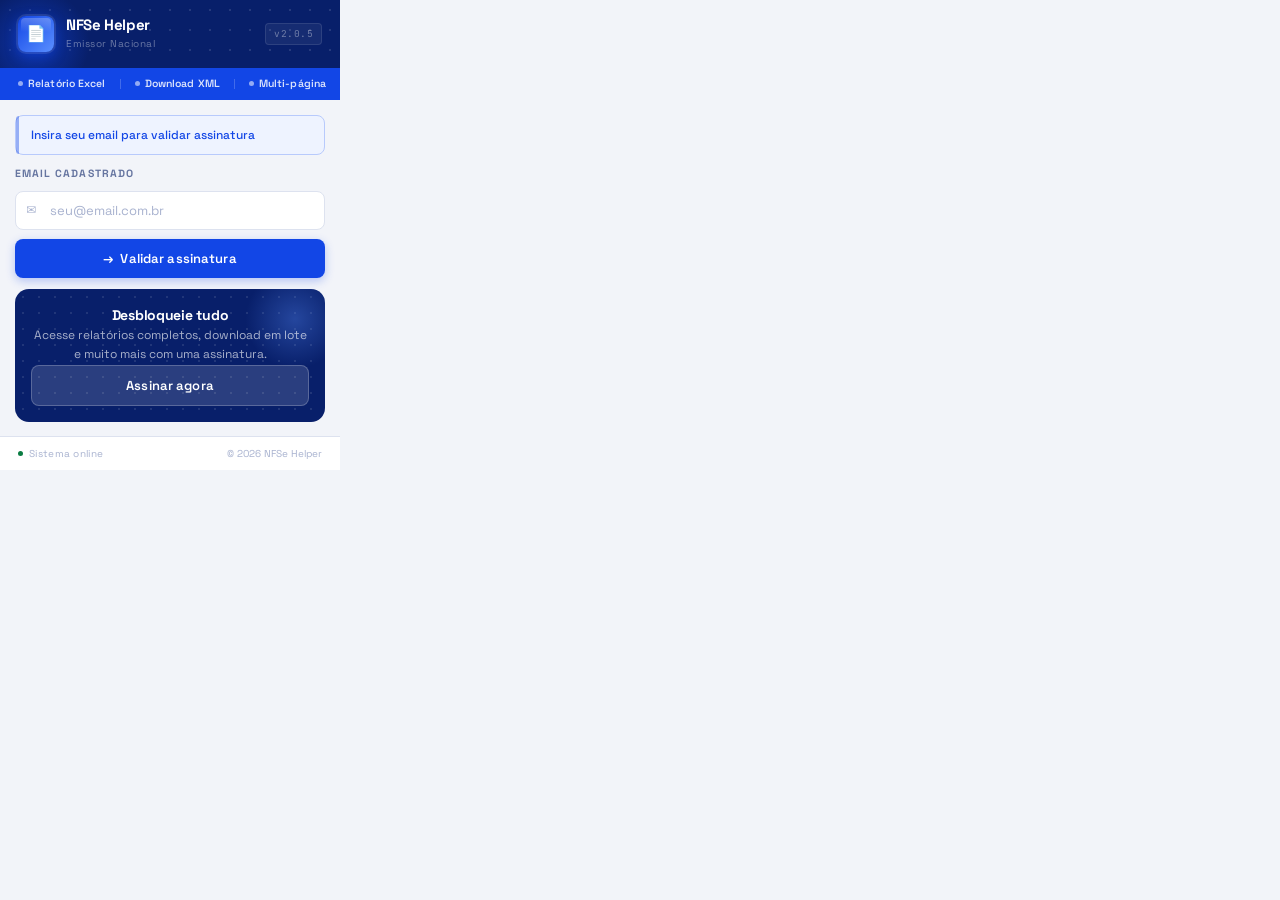
<file: extension/2.0.5_0/popup.html>
<!DOCTYPE html>
<html lang="pt-BR">
<head>
    <meta charset="UTF-8">
    <meta name="viewport" content="width=device-width, initial-scale=1.0">
    <title>NFSe Helper</title>
    <link rel="preconnect" href="https://fonts.googleapis.com">
    <link rel="preconnect" href="https://fonts.gstatic.com" crossorigin>
    <link href="https://fonts.googleapis.com/css2?family=Space+Grotesk:wght@400;500;600;700&family=JetBrains+Mono:wght@400;500&display=swap" rel="stylesheet">
    <link rel="stylesheet" href="popup.css">
</head>
<body>

    <!-- Offline banner -->
    <div id="connection-status" class="offline-banner" style="display:none;">
        <span class="offline-dot"></span>
        Sem conexão com a internet
    </div>

    <div class="popup">

        <!-- Header -->
        <header class="header">
            <div class="header-brand">
                <div class="brand-icon">📄</div>
                <div>
                    <div class="brand-name">NFSe Helper</div>
                    <div class="brand-sub">Emissor Nacional</div>
                </div>
            </div>
            <div class="header-version">v2.0.5</div>
        </header>

        <!-- Features strip -->
        <div class="features-strip">
            <div class="feature-pill">
                <span class="feature-pill-dot"></span>
                Relatório Excel
            </div>
            <div class="feature-sep"></div>
            <div class="feature-pill">
                <span class="feature-pill-dot"></span>
                Download XML
            </div>
            <div class="feature-sep"></div>
            <div class="feature-pill">
                <span class="feature-pill-dot"></span>
                Multi-página
            </div>
        </div>

        <!-- Body -->
        <main class="body">

            <!-- Alert / Status -->
            <div id="status-message" class="alert alert--info">
                Insira seu email para validar a assinatura
            </div>

            <!-- ── Estado: não validado ── -->
            <div id="input-area" class="section">
                <label class="field-label" for="license-key">Email cadastrado</label>
                <div class="field-wrap">
                    <span class="field-icon">✉</span>
                    <input
                        type="email"
                        id="license-key"
                        class="field-input"
                        placeholder="seu@email.com.br"
                        autocomplete="email"
                        spellcheck="false"
                        aria-label="Email para validação"
                    >
                </div>
                <button id="validate-btn" class="btn btn--primary">
                    <span>→</span>
                    Validar assinatura
                </button>
            </div>

            <!-- ── Estado: validado ── -->
            <div id="info-area" class="section" style="display:none;">

                <!-- Stats strip -->
                <div class="stats-strip">
                    <div class="stat-card">
                        <div class="stat-label">Notas</div>
                        <div class="stat-value stat-value--brand" id="stat-notes">—</div>
                    </div>
                    <div class="stat-card">
                        <div class="stat-label">Plano</div>
                        <div class="stat-value" id="stat-plan" style="font-size:11px; padding-top:3px;">—</div>
                    </div>
                    <div class="stat-card">
                        <div class="stat-label">Status</div>
                        <div class="stat-value stat-value--green" id="stat-status">—</div>
                    </div>
                </div>

                <div class="card">
                    <div class="card-row">
                        <span class="card-label">Nome</span>
                        <span id="info-name" class="card-value">—</span>
                    </div>
                    <div class="card-row">
                        <span class="card-label">Status</span>
                        <span id="info-status" class="card-value">—</span>
                    </div>
                    <div class="card-row">
                        <span class="card-label">Plano</span>
                        <span id="info-plan" class="card-value">—</span>
                    </div>
                    <div class="card-row">
                        <span class="card-label">Próxima cobrança</span>
                        <span id="info-expiration" class="card-value card-value--mono">—</span>
                    </div>
                    <div id="team-info" class="card-row" style="display:none;">
                        <span class="card-label">Equipe</span>
                        <span id="info-team-usage" class="card-value">—</span>
                    </div>
                </div>

                <div class="action-stack">
                    <button id="manage-team-btn" class="btn btn--ghost" style="display:none;">
                        Gerenciar equipe
                    </button>
                    <button id="clear-btn" class="btn btn--danger">
                        Remover licença
                    </button>
                </div>

            </div>

            <!-- ── CTA: adquirir ── -->
            <div id="request-license-area" class="cta-card">
                <div class="cta-title">Desbloqueie tudo</div>
                <p class="cta-text">
                    Acesse relatórios completos, download em lote e muito mais com uma assinatura.
                </p>
                <button id="buy-license-btn" class="btn btn--success">
                    Assinar agora
                </button>
            </div>

        </main>

        <!-- Footer -->
        <footer class="footer">
            <div class="footer-left">
                <span class="footer-indicator"></span>
                <span>Sistema online</span>
            </div>
            <div class="footer-right">© 2026 NFSe Helper</div>
        </footer>

    </div>

    <script src="config.js"></script>
    <script src="utils.js"></script>
    <script src="state-manager.js"></script>
    <script src="api-client.js"></script>
    <script src="popup-improved.js"></script>
</body>
</html>
</file>
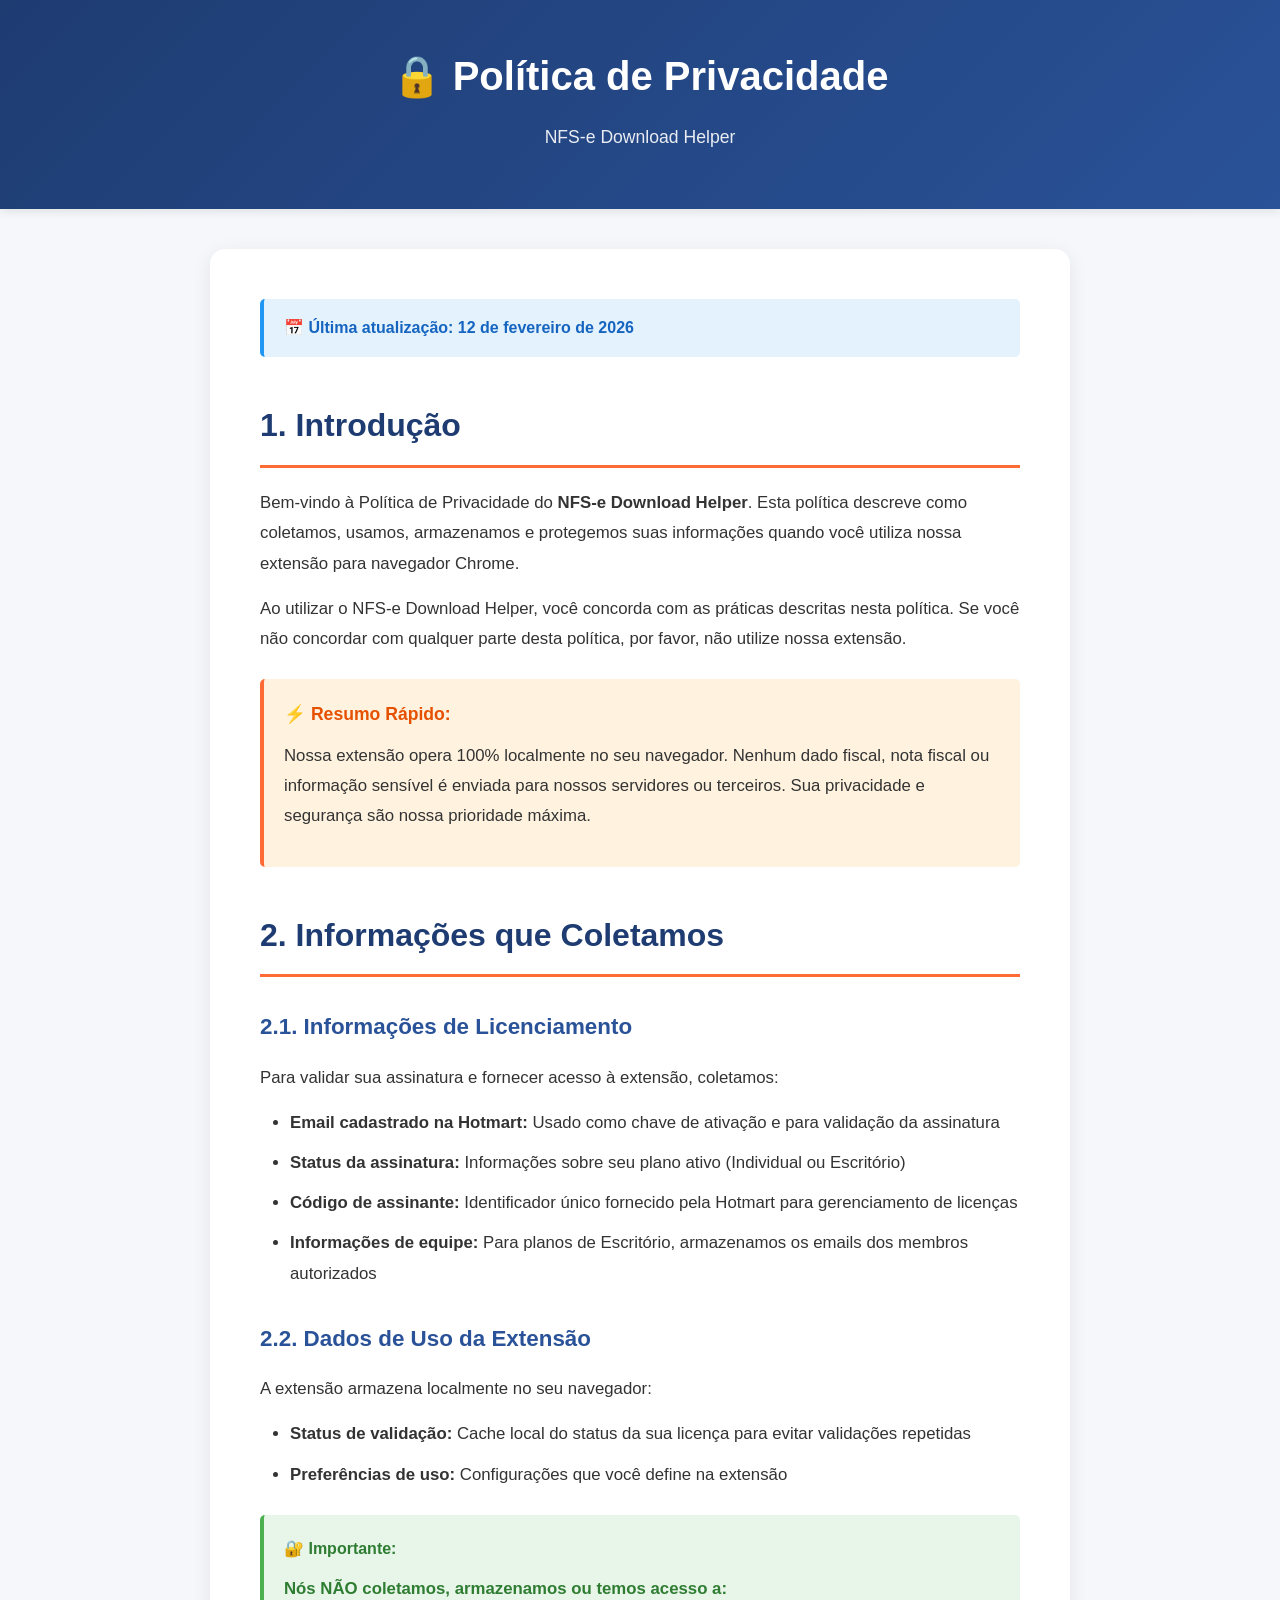
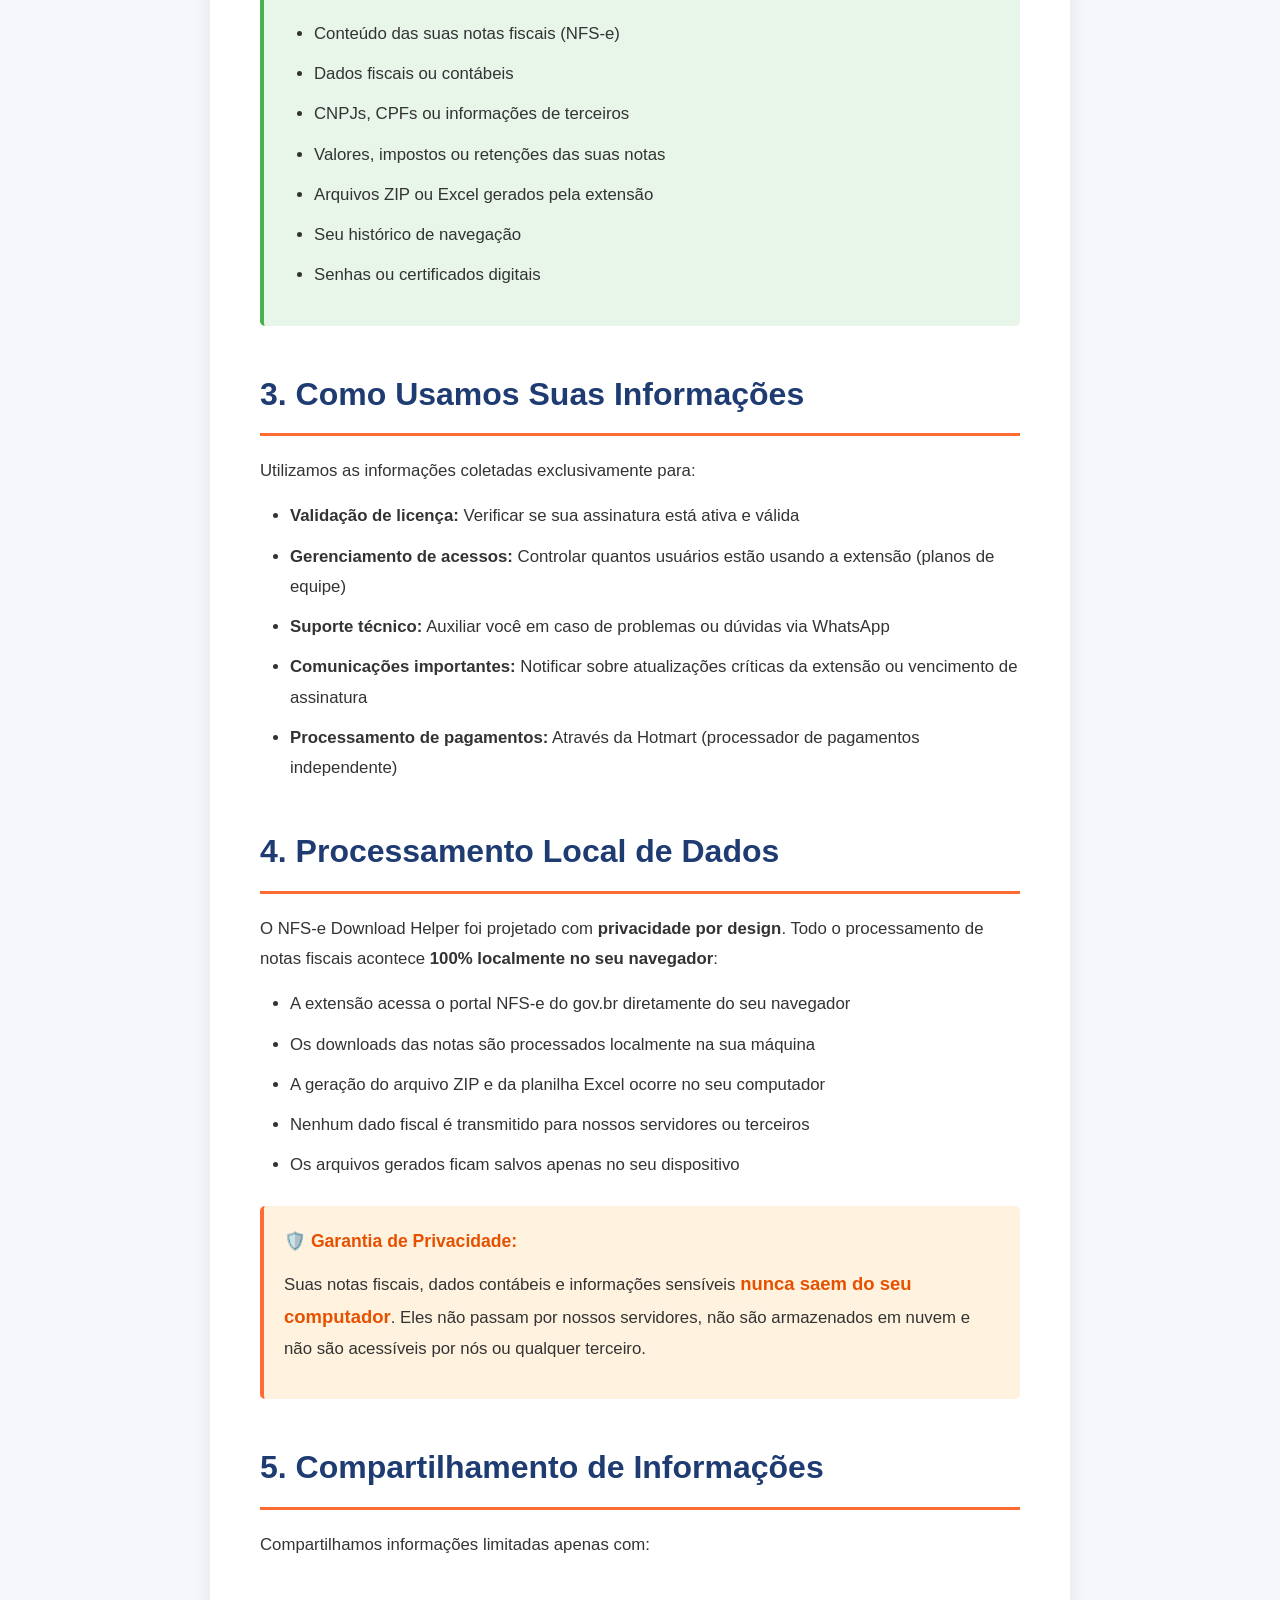
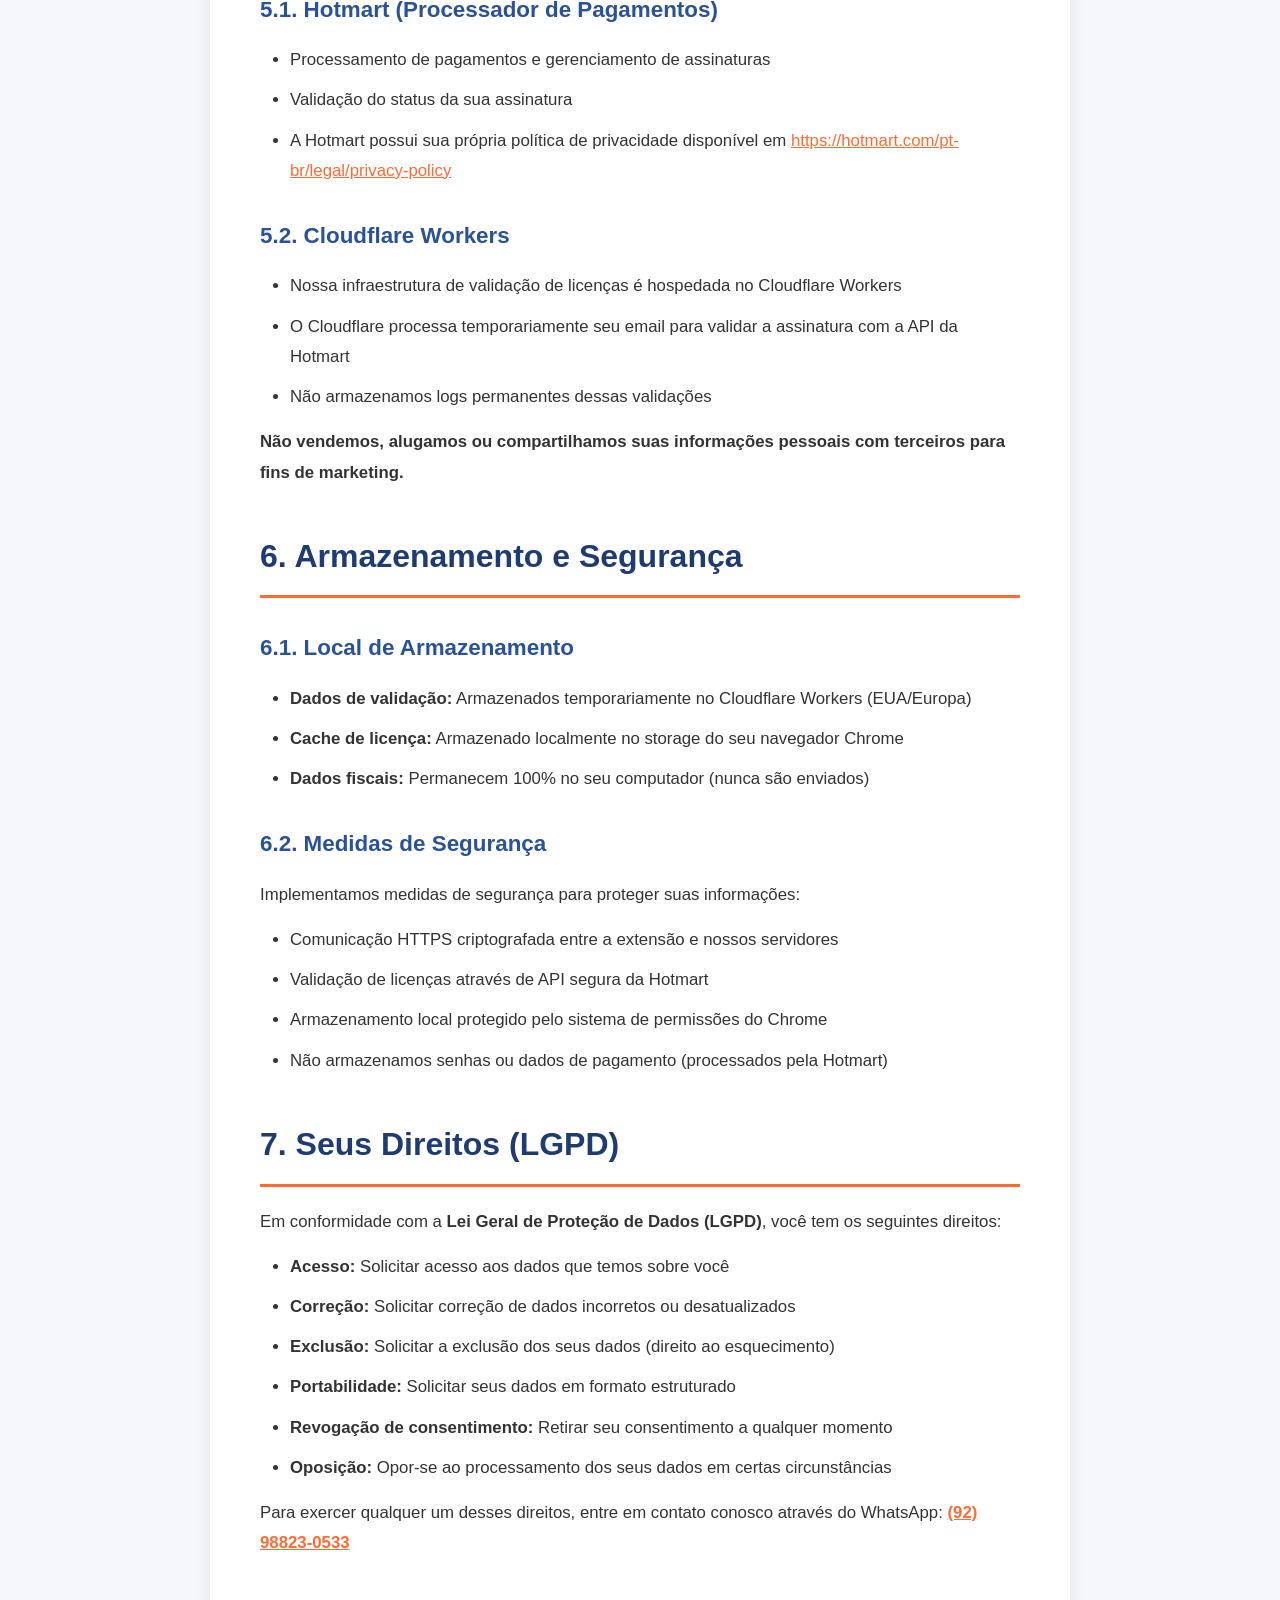
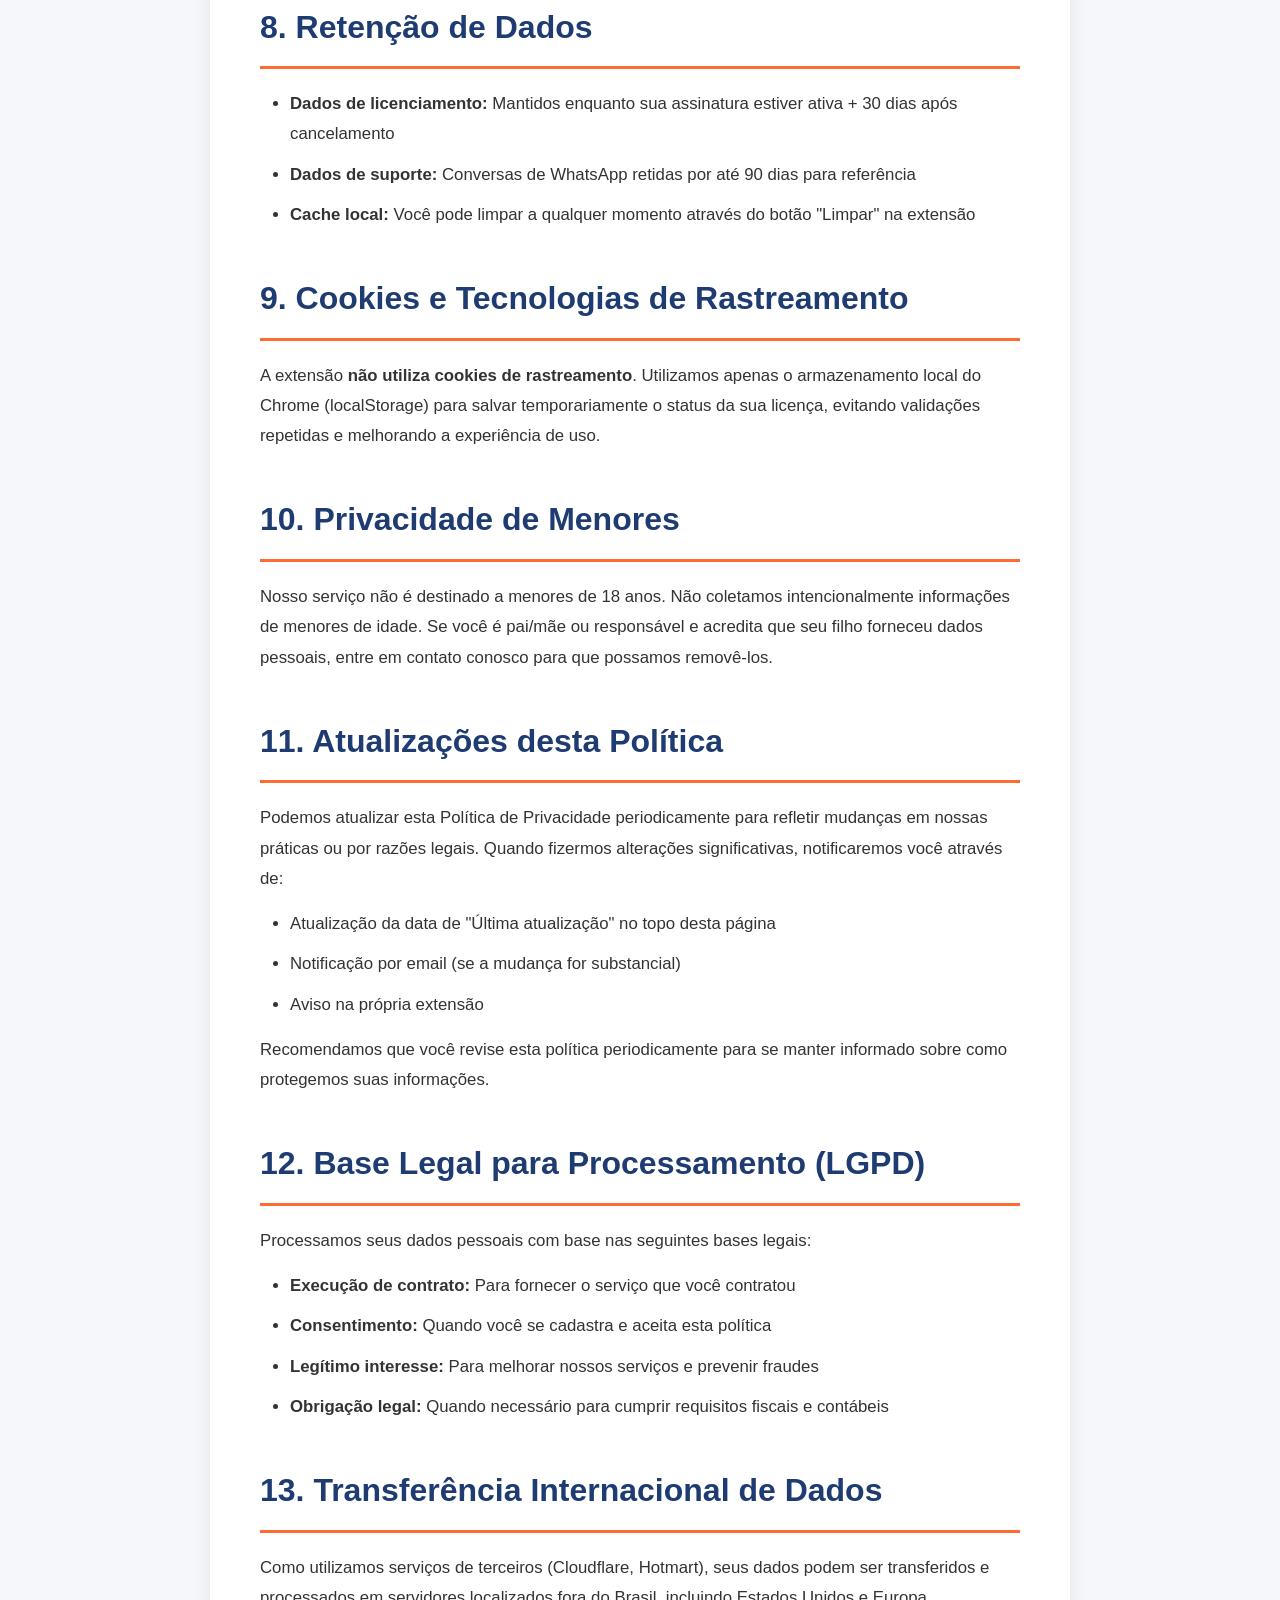
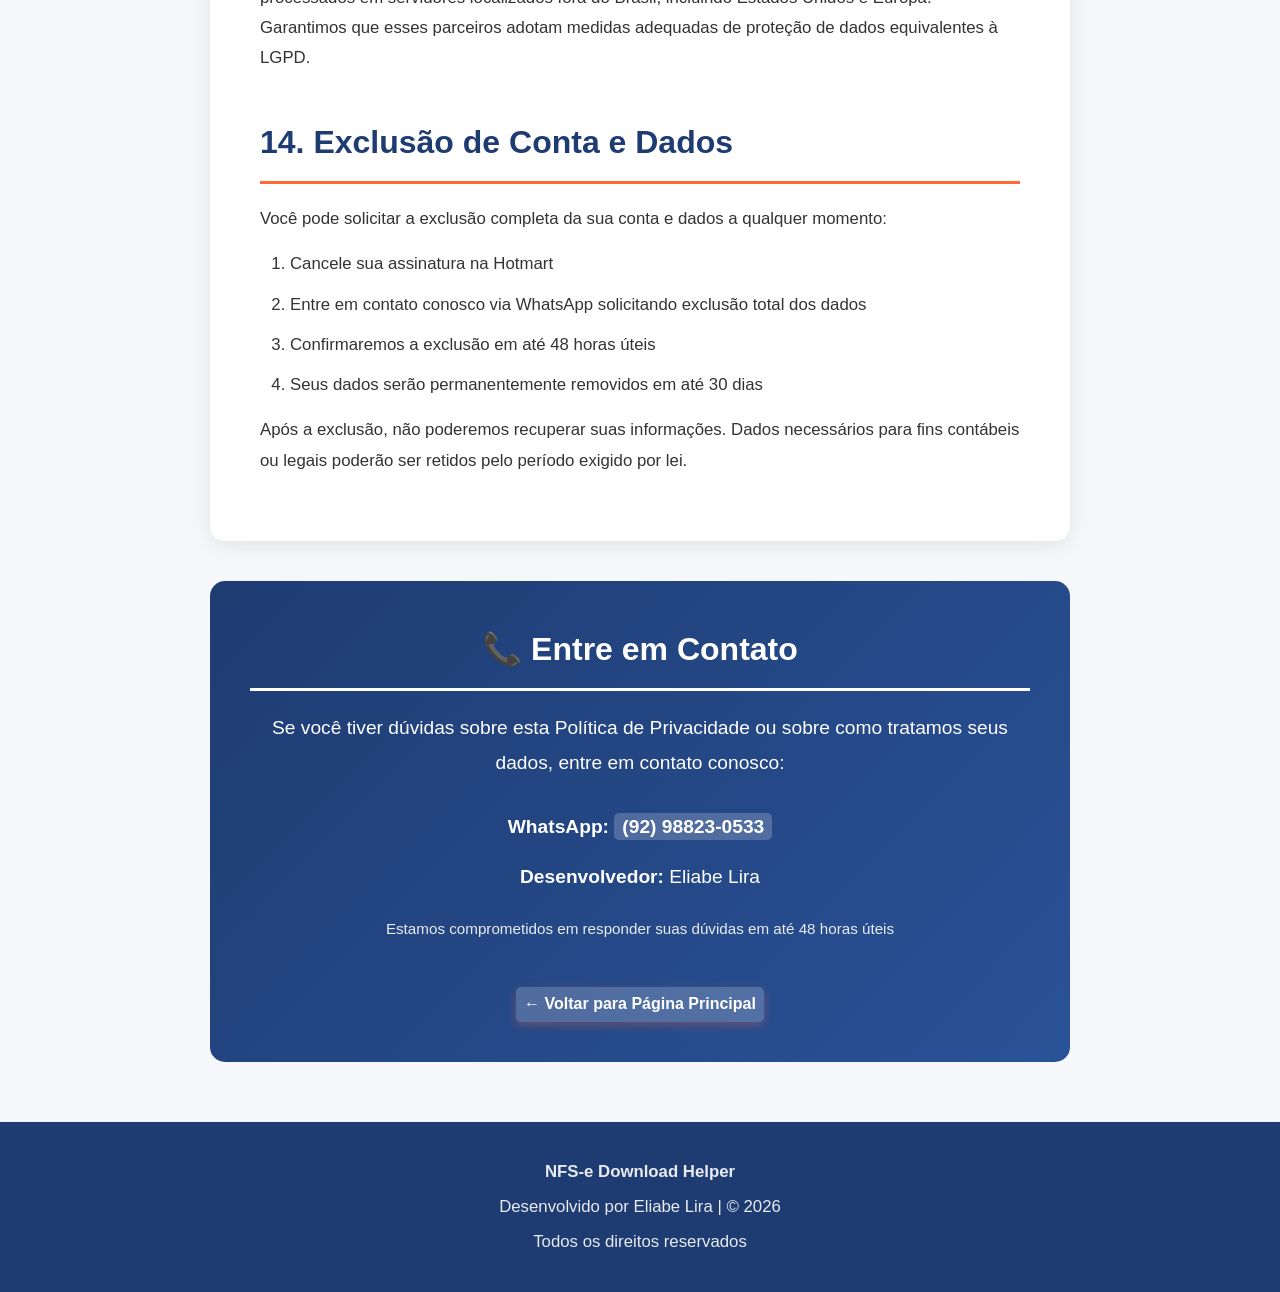
<file: extension/2.0.5_0/privacy_policy.html>
<!DOCTYPE html>
<html lang="pt-BR">
<head>
    <meta charset="UTF-8">
    <meta name="viewport" content="width=device-width, initial-scale=1.0">
    <title>Política de Privacidade - NFS-e Download Helper</title>
    <style>
        * {
            margin: 0;
            padding: 0;
            box-sizing: border-box;
        }

        body {
            font-family: 'Segoe UI', Tahoma, Geneva, Verdana, sans-serif;
            line-height: 1.8;
            color: #333;
            background: #f5f7fa;
        }

        .header {
            background: linear-gradient(135deg, #1e3c72 0%, #2a5298 100%);
            color: white;
            padding: 40px 20px;
            text-align: center;
            box-shadow: 0 2px 10px rgba(0,0,0,0.1);
        }

        .header h1 {
            font-size: 2.5em;
            margin-bottom: 10px;
        }

        .header p {
            font-size: 1.1em;
            opacity: 0.9;
        }

        .container {
            max-width: 900px;
            margin: 40px auto;
            padding: 0 20px;
        }

        .content-box {
            background: white;
            padding: 50px;
            border-radius: 15px;
            box-shadow: 0 5px 20px rgba(0,0,0,0.08);
            margin-bottom: 30px;
        }

        .last-updated {
            background: #e3f2fd;
            border-left: 4px solid #2196f3;
            padding: 15px 20px;
            margin-bottom: 30px;
            border-radius: 5px;
            font-weight: 600;
            color: #1565c0;
        }

        h2 {
            color: #1e3c72;
            font-size: 2em;
            margin: 40px 0 20px 0;
            padding-bottom: 10px;
            border-bottom: 3px solid #ff6b35;
        }

        h2:first-child {
            margin-top: 0;
        }

        h3 {
            color: #2a5298;
            font-size: 1.4em;
            margin: 30px 0 15px 0;
        }

        p {
            margin-bottom: 15px;
            font-size: 1.05em;
        }

        ul, ol {
            margin: 15px 0 15px 30px;
        }

        li {
            margin-bottom: 10px;
            font-size: 1.05em;
        }

        .highlight-box {
            background: #fff3e0;
            border-left: 4px solid #ff6b35;
            padding: 20px;
            margin: 25px 0;
            border-radius: 5px;
        }

        .highlight-box strong {
            color: #e65100;
            font-size: 1.1em;
        }

        .info-box {
            background: #e8f5e9;
            border-left: 4px solid #4caf50;
            padding: 20px;
            margin: 25px 0;
            border-radius: 5px;
        }

        .info-box strong {
            color: #2e7d32;
        }

        .contact-section {
            background: linear-gradient(135deg, #1e3c72 0%, #2a5298 100%);
            color: white;
            padding: 40px;
            border-radius: 15px;
            text-align: center;
            margin-top: 40px;
        }

        .contact-section h2 {
            color: white;
            border-bottom: 3px solid white;
            margin-bottom: 20px;
        }

        .contact-section p {
            font-size: 1.2em;
            margin: 15px 0;
        }

        .contact-section a {
            color: #fff;
            text-decoration: none;
            font-weight: 600;
            padding: 3px 8px;
            background: rgba(255,255,255,0.2);
            border-radius: 5px;
            transition: all 0.3s ease;
        }

        .contact-section a:hover {
            background: rgba(255,255,255,0.3);
        }

        .back-button {
            display: inline-block;
            background: #ff6b35;
            color: white;
            padding: 12px 30px;
            text-decoration: none;
            border-radius: 50px;
            font-weight: 600;
            margin-top: 30px;
            transition: all 0.3s ease;
            box-shadow: 0 3px 10px rgba(255,107,53,0.3);
        }

        .back-button:hover {
            background: #ff5722;
            transform: translateY(-2px);
            box-shadow: 0 5px 15px rgba(255,107,53,0.4);
        }

        footer {
            background: #1e3c72;
            color: white;
            padding: 30px 20px;
            text-align: center;
            margin-top: 60px;
        }

        footer p {
            margin: 5px 0;
            opacity: 0.9;
        }

        .emoji {
            font-style: normal;
        }

        /* Responsive */
        @media (max-width: 768px) {
            .header h1 {
                font-size: 1.8em;
            }

            .content-box {
                padding: 30px 20px;
            }

            h2 {
                font-size: 1.6em;
            }

            h3 {
                font-size: 1.2em;
            }
        }
    </style>
</head>
<body>

    <div class="header">
        <h1>🔒 Política de Privacidade</h1>
        <p>NFS-e Download Helper</p>
    </div>

    <div class="container">
        <div class="content-box">
            <div class="last-updated">
                📅 Última atualização: 12 de fevereiro de 2026
            </div>

            <h2>1. Introdução</h2>
            <p>
                Bem-vindo à Política de Privacidade do <strong>NFS-e Download Helper</strong>. 
                Esta política descreve como coletamos, usamos, armazenamos e protegemos suas informações 
                quando você utiliza nossa extensão para navegador Chrome.
            </p>
            <p>
                Ao utilizar o NFS-e Download Helper, você concorda com as práticas descritas nesta política. 
                Se você não concordar com qualquer parte desta política, por favor, não utilize nossa extensão.
            </p>

            <div class="highlight-box">
                <strong><span class="emoji">⚡</span> Resumo Rápido:</strong>
                <p style="margin-top: 10px;">
                    Nossa extensão opera 100% localmente no seu navegador. Nenhum dado fiscal, nota fiscal 
                    ou informação sensível é enviada para nossos servidores ou terceiros. Sua privacidade 
                    e segurança são nossa prioridade máxima.
                </p>
            </div>

            <h2>2. Informações que Coletamos</h2>

            <h3>2.1. Informações de Licenciamento</h3>
            <p>Para validar sua assinatura e fornecer acesso à extensão, coletamos:</p>
            <ul>
                <li><strong>Email cadastrado na Hotmart:</strong> Usado como chave de ativação e para validação da assinatura</li>
                <li><strong>Status da assinatura:</strong> Informações sobre seu plano ativo (Individual ou Escritório)</li>
                <li><strong>Código de assinante:</strong> Identificador único fornecido pela Hotmart para gerenciamento de licenças</li>
                <li><strong>Informações de equipe:</strong> Para planos de Escritório, armazenamos os emails dos membros autorizados</li>
            </ul>

            <h3>2.2. Dados de Uso da Extensão</h3>
            <p>A extensão armazena localmente no seu navegador:</p>
            <ul>
                <li><strong>Status de validação:</strong> Cache local do status da sua licença para evitar validações repetidas</li>
                <li><strong>Preferências de uso:</strong> Configurações que você define na extensão</li>
            </ul>

            <div class="info-box">
                <strong><span class="emoji">🔐</span> Importante:</strong>
                <p style="margin-top: 10px;">
                    <strong>Nós NÃO coletamos, armazenamos ou temos acesso a:</strong>
                </p>
                <ul style="margin-top: 10px;">
                    <li>Conteúdo das suas notas fiscais (NFS-e)</li>
                    <li>Dados fiscais ou contábeis</li>
                    <li>CNPJs, CPFs ou informações de terceiros</li>
                    <li>Valores, impostos ou retenções das suas notas</li>
                    <li>Arquivos ZIP ou Excel gerados pela extensão</li>
                    <li>Seu histórico de navegação</li>
                    <li>Senhas ou certificados digitais</li>
                </ul>
            </div>

            <h2>3. Como Usamos Suas Informações</h2>
            <p>Utilizamos as informações coletadas exclusivamente para:</p>
            <ul>
                <li><strong>Validação de licença:</strong> Verificar se sua assinatura está ativa e válida</li>
                <li><strong>Gerenciamento de acessos:</strong> Controlar quantos usuários estão usando a extensão (planos de equipe)</li>
                <li><strong>Suporte técnico:</strong> Auxiliar você em caso de problemas ou dúvidas via WhatsApp</li>
                <li><strong>Comunicações importantes:</strong> Notificar sobre atualizações críticas da extensão ou vencimento de assinatura</li>
                <li><strong>Processamento de pagamentos:</strong> Através da Hotmart (processador de pagamentos independente)</li>
            </ul>

            <h2>4. Processamento Local de Dados</h2>
            <p>
                O NFS-e Download Helper foi projetado com <strong>privacidade por design</strong>. 
                Todo o processamento de notas fiscais acontece <strong>100% localmente no seu navegador</strong>:
            </p>
            <ul>
                <li>A extensão acessa o portal NFS-e do gov.br diretamente do seu navegador</li>
                <li>Os downloads das notas são processados localmente na sua máquina</li>
                <li>A geração do arquivo ZIP e da planilha Excel ocorre no seu computador</li>
                <li>Nenhum dado fiscal é transmitido para nossos servidores ou terceiros</li>
                <li>Os arquivos gerados ficam salvos apenas no seu dispositivo</li>
            </ul>

            <div class="highlight-box">
                <strong><span class="emoji">🛡️</span> Garantia de Privacidade:</strong>
                <p style="margin-top: 10px;">
                    Suas notas fiscais, dados contábeis e informações sensíveis <strong>nunca saem do seu computador</strong>. 
                    Eles não passam por nossos servidores, não são armazenados em nuvem e não são acessíveis por nós 
                    ou qualquer terceiro.
                </p>
            </div>

            <h2>5. Compartilhamento de Informações</h2>
            <p>Compartilhamos informações limitadas apenas com:</p>

            <h3>5.1. Hotmart (Processador de Pagamentos)</h3>
            <ul>
                <li>Processamento de pagamentos e gerenciamento de assinaturas</li>
                <li>Validação do status da sua assinatura</li>
                <li>A Hotmart possui sua própria política de privacidade disponível em 
                    <a href="https://hotmart.com/pt-br/legal/privacy-policy" target="_blank" style="color: #ff6b35;">https://hotmart.com/pt-br/legal/privacy-policy</a>
                </li>
            </ul>

            <h3>5.2. Cloudflare Workers</h3>
            <ul>
                <li>Nossa infraestrutura de validação de licenças é hospedada no Cloudflare Workers</li>
                <li>O Cloudflare processa temporariamente seu email para validar a assinatura com a API da Hotmart</li>
                <li>Não armazenamos logs permanentes dessas validações</li>
            </ul>

            <p><strong>Não vendemos, alugamos ou compartilhamos suas informações pessoais com terceiros para fins de marketing.</strong></p>

            <h2>6. Armazenamento e Segurança</h2>

            <h3>6.1. Local de Armazenamento</h3>
            <ul>
                <li><strong>Dados de validação:</strong> Armazenados temporariamente no Cloudflare Workers (EUA/Europa)</li>
                <li><strong>Cache de licença:</strong> Armazenado localmente no storage do seu navegador Chrome</li>
                <li><strong>Dados fiscais:</strong> Permanecem 100% no seu computador (nunca são enviados)</li>
            </ul>

            <h3>6.2. Medidas de Segurança</h3>
            <p>Implementamos medidas de segurança para proteger suas informações:</p>
            <ul>
                <li>Comunicação HTTPS criptografada entre a extensão e nossos servidores</li>
                <li>Validação de licenças através de API segura da Hotmart</li>
                <li>Armazenamento local protegido pelo sistema de permissões do Chrome</li>
                <li>Não armazenamos senhas ou dados de pagamento (processados pela Hotmart)</li>
            </ul>

            <h2>7. Seus Direitos (LGPD)</h2>
            <p>
                Em conformidade com a <strong>Lei Geral de Proteção de Dados (LGPD)</strong>, você tem os seguintes direitos:
            </p>
            <ul>
                <li><strong>Acesso:</strong> Solicitar acesso aos dados que temos sobre você</li>
                <li><strong>Correção:</strong> Solicitar correção de dados incorretos ou desatualizados</li>
                <li><strong>Exclusão:</strong> Solicitar a exclusão dos seus dados (direito ao esquecimento)</li>
                <li><strong>Portabilidade:</strong> Solicitar seus dados em formato estruturado</li>
                <li><strong>Revogação de consentimento:</strong> Retirar seu consentimento a qualquer momento</li>
                <li><strong>Oposição:</strong> Opor-se ao processamento dos seus dados em certas circunstâncias</li>
            </ul>

            <p>
                Para exercer qualquer um desses direitos, entre em contato conosco através do WhatsApp: 
                <a href="https://api.whatsapp.com/send/?phone=92988230533" target="_blank" style="color: #ff6b35; font-weight: 600;">(92) 98823-0533</a>
            </p>

            <h2>8. Retenção de Dados</h2>
            <ul>
                <li><strong>Dados de licenciamento:</strong> Mantidos enquanto sua assinatura estiver ativa + 30 dias após cancelamento</li>
                <li><strong>Dados de suporte:</strong> Conversas de WhatsApp retidas por até 90 dias para referência</li>
                <li><strong>Cache local:</strong> Você pode limpar a qualquer momento através do botão "Limpar" na extensão</li>
            </ul>

            <h2>9. Cookies e Tecnologias de Rastreamento</h2>
            <p>
                A extensão <strong>não utiliza cookies de rastreamento</strong>. Utilizamos apenas o armazenamento local 
                do Chrome (localStorage) para salvar temporariamente o status da sua licença, evitando validações 
                repetidas e melhorando a experiência de uso.
            </p>

            <h2>10. Privacidade de Menores</h2>
            <p>
                Nosso serviço não é destinado a menores de 18 anos. Não coletamos intencionalmente informações 
                de menores de idade. Se você é pai/mãe ou responsável e acredita que seu filho forneceu dados 
                pessoais, entre em contato conosco para que possamos removê-los.
            </p>

            <h2>11. Atualizações desta Política</h2>
            <p>
                Podemos atualizar esta Política de Privacidade periodicamente para refletir mudanças em nossas 
                práticas ou por razões legais. Quando fizermos alterações significativas, notificaremos você através de:
            </p>
            <ul>
                <li>Atualização da data de "Última atualização" no topo desta página</li>
                <li>Notificação por email (se a mudança for substancial)</li>
                <li>Aviso na própria extensão</li>
            </ul>
            <p>
                Recomendamos que você revise esta política periodicamente para se manter informado sobre como 
                protegemos suas informações.
            </p>

            <h2>12. Base Legal para Processamento (LGPD)</h2>
            <p>Processamos seus dados pessoais com base nas seguintes bases legais:</p>
            <ul>
                <li><strong>Execução de contrato:</strong> Para fornecer o serviço que você contratou</li>
                <li><strong>Consentimento:</strong> Quando você se cadastra e aceita esta política</li>
                <li><strong>Legítimo interesse:</strong> Para melhorar nossos serviços e prevenir fraudes</li>
                <li><strong>Obrigação legal:</strong> Quando necessário para cumprir requisitos fiscais e contábeis</li>
            </ul>

            <h2>13. Transferência Internacional de Dados</h2>
            <p>
                Como utilizamos serviços de terceiros (Cloudflare, Hotmart), seus dados podem ser transferidos 
                e processados em servidores localizados fora do Brasil, incluindo Estados Unidos e Europa. 
                Garantimos que esses parceiros adotam medidas adequadas de proteção de dados equivalentes à LGPD.
            </p>

            <h2>14. Exclusão de Conta e Dados</h2>
            <p>
                Você pode solicitar a exclusão completa da sua conta e dados a qualquer momento:
            </p>
            <ol>
                <li>Cancele sua assinatura na Hotmart</li>
                <li>Entre em contato conosco via WhatsApp solicitando exclusão total dos dados</li>
                <li>Confirmaremos a exclusão em até 48 horas úteis</li>
                <li>Seus dados serão permanentemente removidos em até 30 dias</li>
            </ol>
            <p>
                Após a exclusão, não poderemos recuperar suas informações. Dados necessários para fins contábeis 
                ou legais poderão ser retidos pelo período exigido por lei.
            </p>

        </div>

        <div class="contact-section">
            <h2>📞 Entre em Contato</h2>
            <p>
                Se você tiver dúvidas sobre esta Política de Privacidade ou sobre como tratamos seus dados, 
                entre em contato conosco:
            </p>
            <p style="margin-top: 30px;">
                <strong>WhatsApp:</strong> 
                <a href="https://api.whatsapp.com/send/?phone=92988230533" target="_blank">(92) 98823-0533</a>
            </p>
            <p>
                <strong>Desenvolvedor:</strong> Eliabe Lira
            </p>
            <p style="font-size: 0.95em; opacity: 0.9; margin-top: 20px;">
                Estamos comprometidos em responder suas dúvidas em até 48 horas úteis
            </p>
            <a href="sales.html" class="back-button">← Voltar para Página Principal</a>
        </div>

    </div>

    <footer>
        <p><strong>NFS-e Download Helper</strong></p>
        <p>Desenvolvido por Eliabe Lira | © 2026</p>
        <p>Todos os direitos reservados</p>
    </footer>

</body>
</html>
</file>
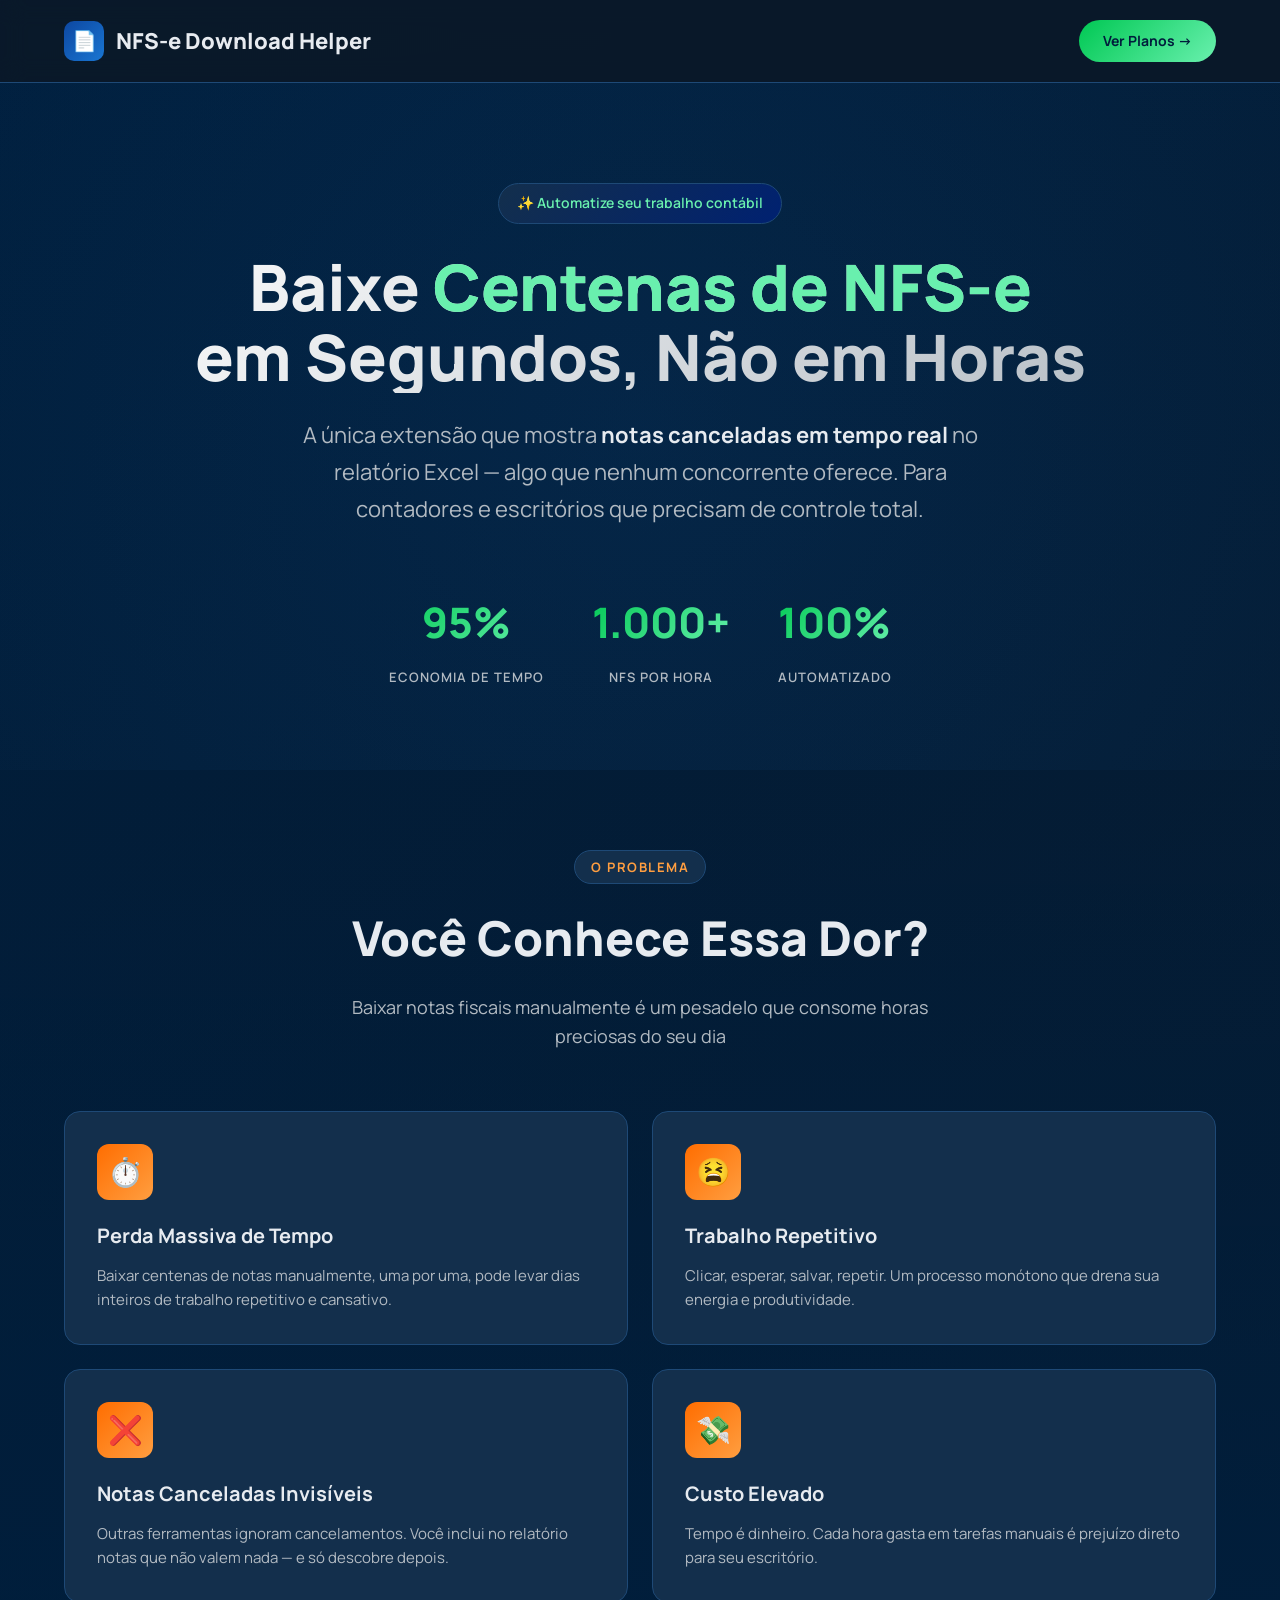
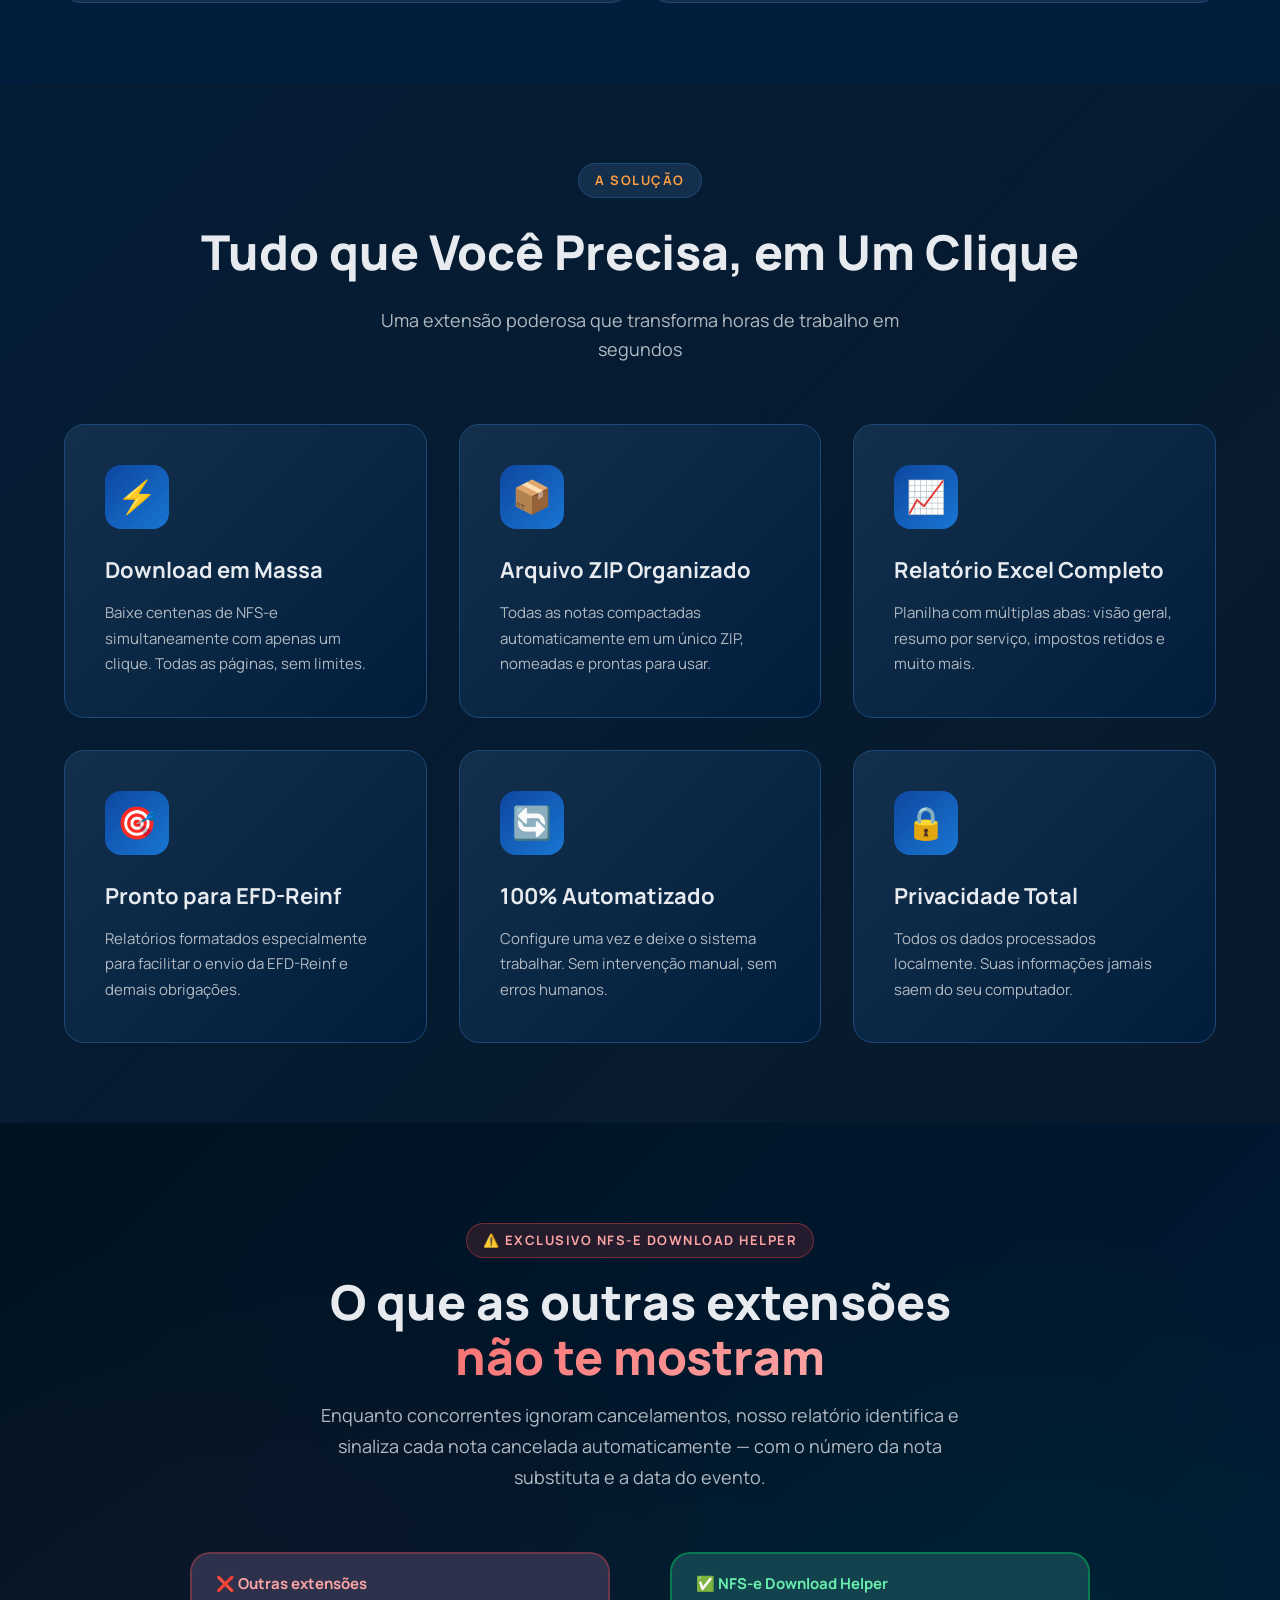
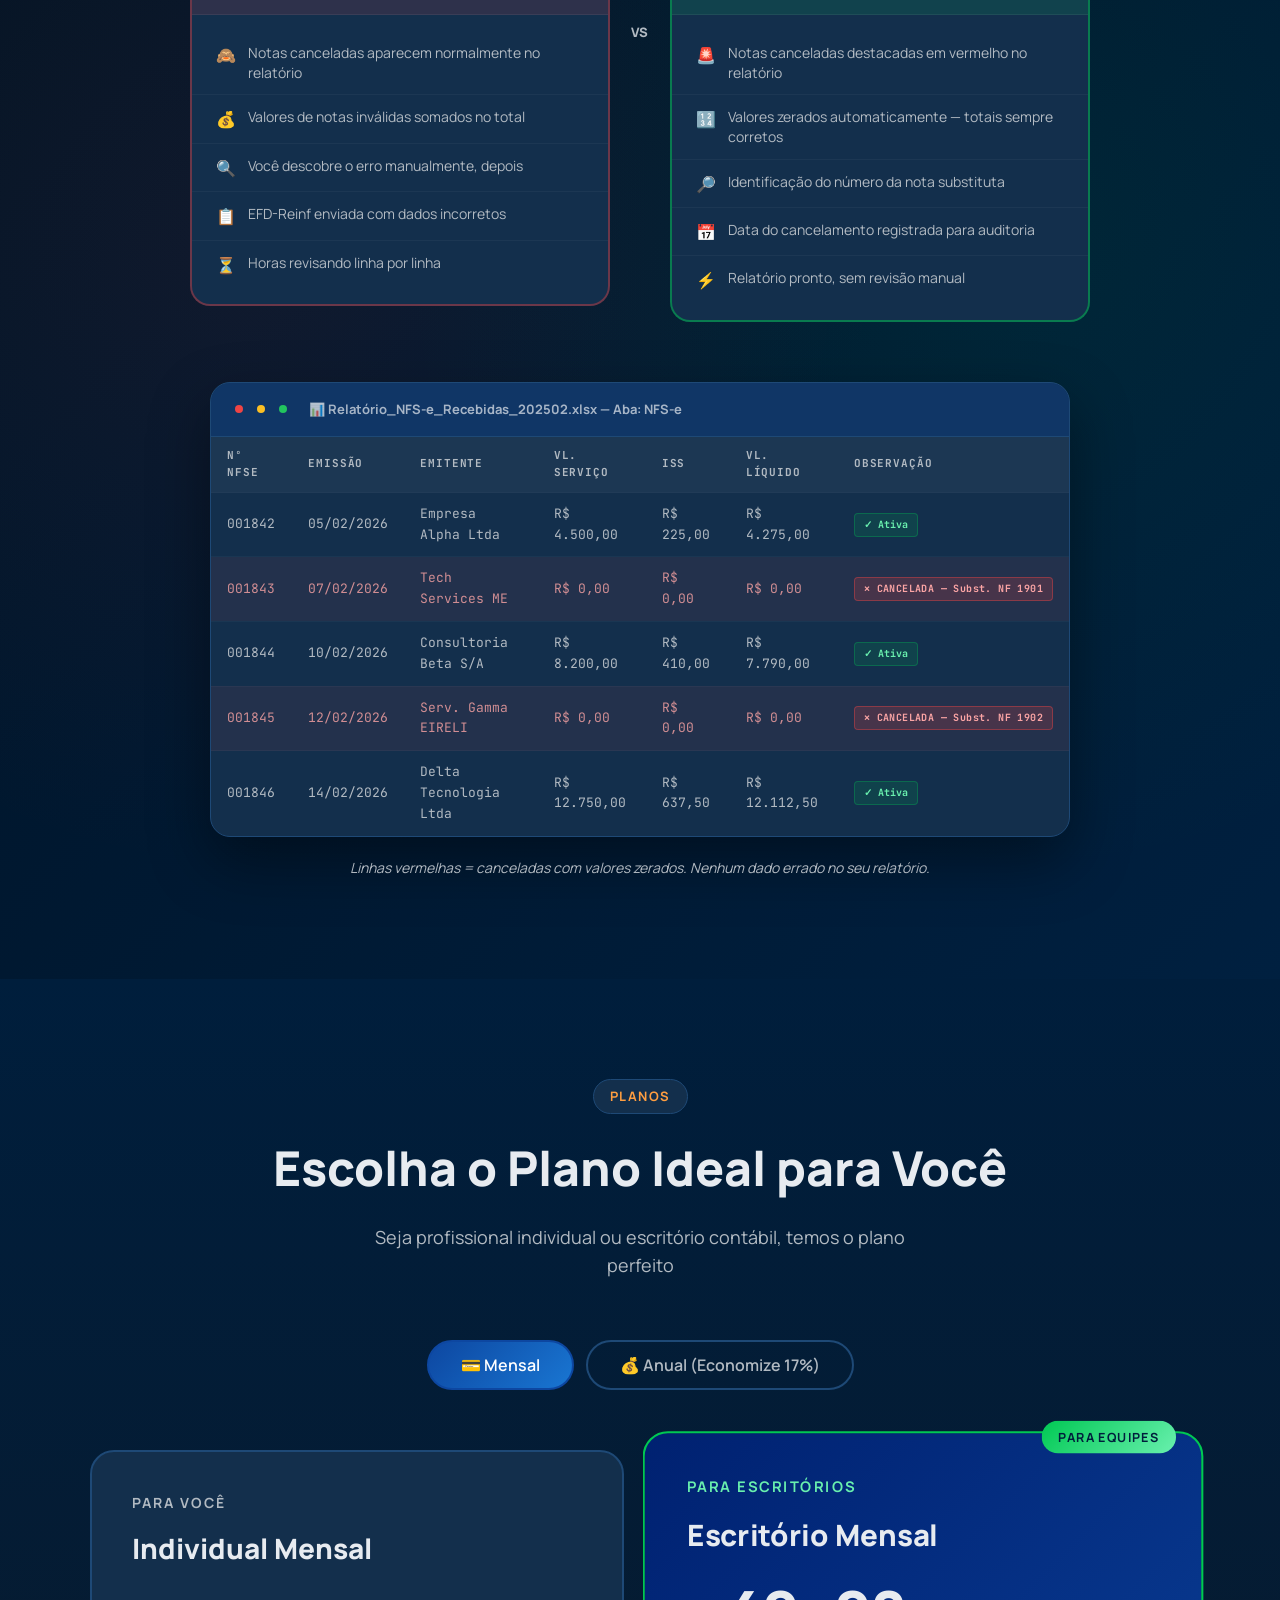
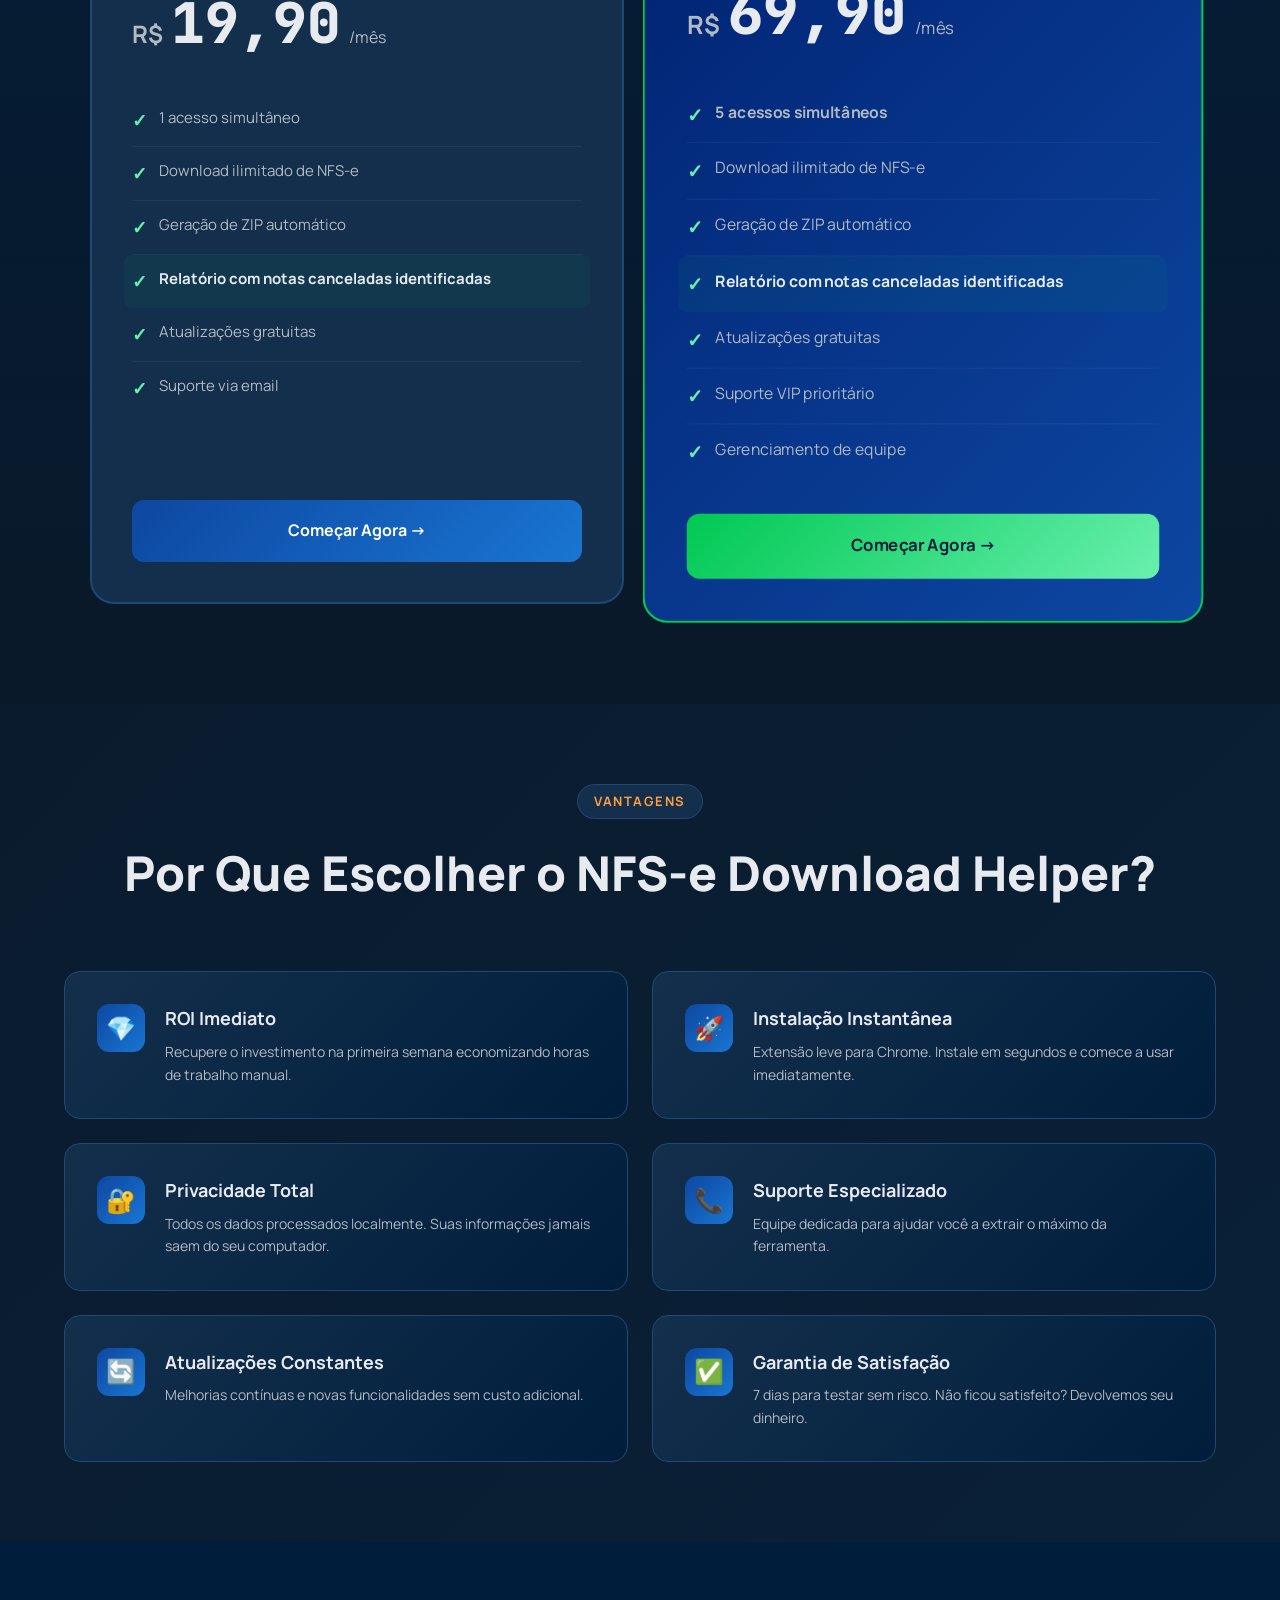
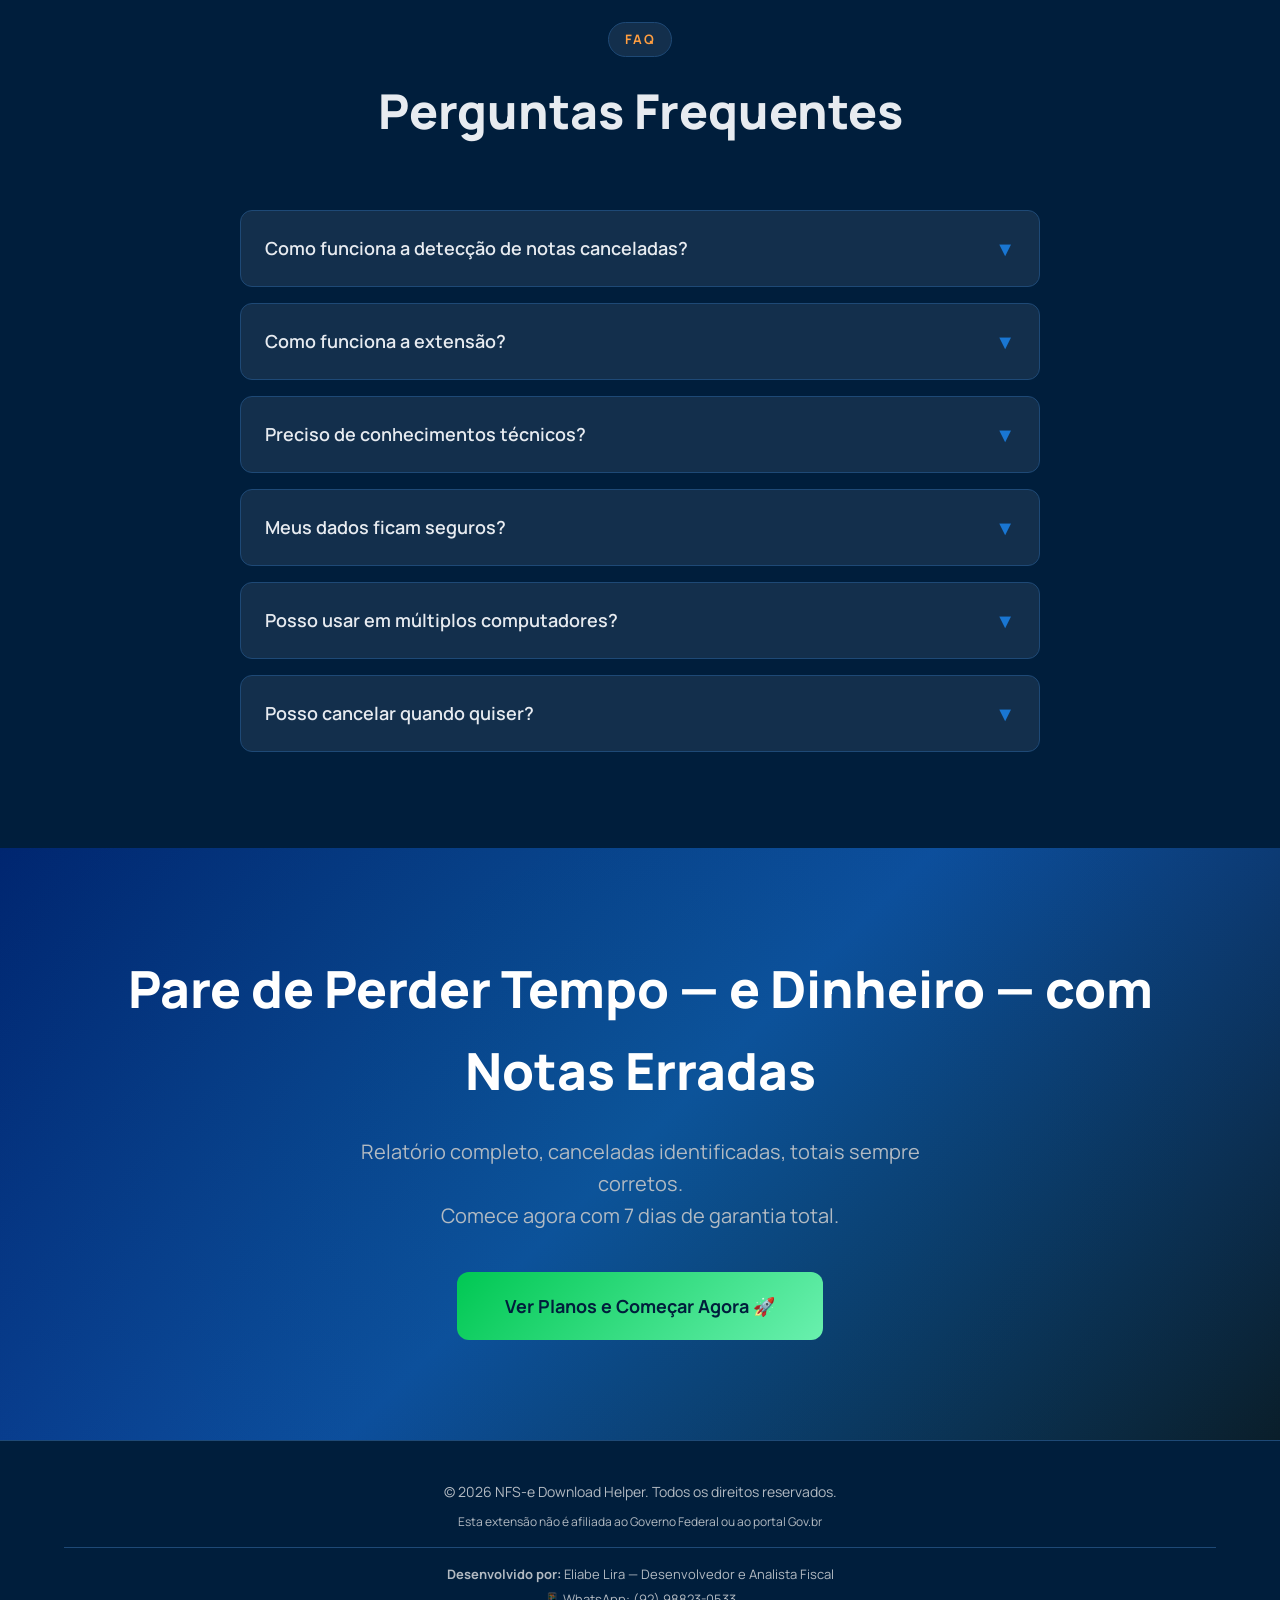
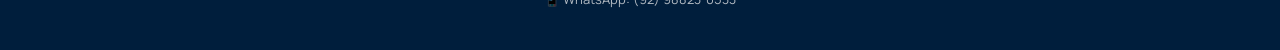
<file: extension/2.0.5_0/sales.html>
<!DOCTYPE html>
<html lang="pt-BR">
<head>
    <meta charset="UTF-8">
    <meta name="viewport" content="width=device-width, initial-scale=1.0">
    <title>NFS-e Download Helper – Baixe e Controle Suas Notas Fiscais em Segundos</title>
    <link rel="preconnect" href="https://fonts.googleapis.com">
    <link rel="preconnect" href="https://fonts.gstatic.com" crossorigin>
    <link href="https://fonts.googleapis.com/css2?family=Manrope:wght@400;500;600;700;800&family=JetBrains+Mono:wght@500;700&display=swap" rel="stylesheet">
    <style>
        :root {
            --primary: #0D47A1;
            --primary-light: #1976D2;
            --primary-dark: #002171;
            --secondary: #00C853;
            --secondary-light: #69F0AE;
            --accent: #FF6D00;
            --accent-light: #FF9E40;
            --bg-dark: #0A1929;
            --bg-darker: #001E3C;
            --text-light: #B2BAC2;
            --text-lighter: #E7EBF0;
            --card-bg: #132F4C;
            --card-border: #1E4976;
            --success: #66BB6A;
            --warning: #FFA726;
            --red: #ef4444;
            --red-light: #fca5a5;
        }

        * { margin: 0; padding: 0; box-sizing: border-box; }

        body {
            font-family: 'Manrope', -apple-system, sans-serif;
            background: linear-gradient(135deg, var(--bg-darker) 0%, var(--bg-dark) 50%, #0A2540 100%);
            color: var(--text-lighter);
            line-height: 1.6;
            overflow-x: hidden;
        }

        @keyframes fadeInUp {
            from { opacity: 0; transform: translateY(30px); }
            to { opacity: 1; transform: translateY(0); }
        }
        @keyframes float {
            0%, 100% { transform: translateY(0px); }
            50% { transform: translateY(-20px); }
        }
        @keyframes pulse {
            0%, 100% { transform: scale(1); }
            50% { transform: scale(1.05); }
        }
        @keyframes shimmer {
            0% { background-position: -1000px 0; }
            100% { background-position: 1000px 0; }
        }
        @keyframes badgePop {
            0% { transform: scale(0.8); opacity: 0; }
            60% { transform: scale(1.1); }
            100% { transform: scale(1); opacity: 1; }
        }

        .animate-in { animation: fadeInUp 0.8s ease-out forwards; opacity: 0; }
        .delay-1 { animation-delay: 0.1s; }
        .delay-2 { animation-delay: 0.2s; }
        .delay-3 { animation-delay: 0.3s; }
        .delay-4 { animation-delay: 0.4s; }

        /* ── HEADER ── */
        header {
            padding: 20px 0;
            background: rgba(10,25,41,0.9);
            backdrop-filter: blur(12px);
            border-bottom: 1px solid var(--card-border);
            position: sticky;
            top: 0;
            z-index: 1000;
        }

        .container { max-width: 1200px; margin: 0 auto; padding: 0 24px; }

        .header-content { display: flex; justify-content: space-between; align-items: center; }

        .logo { display: flex; align-items: center; gap: 12px; font-size: 22px; font-weight: 800; color: var(--text-lighter); }

        .logo-icon {
            width: 40px; height: 40px;
            background: linear-gradient(135deg, var(--primary), var(--primary-light));
            border-radius: 10px;
            display: flex; align-items: center; justify-content: center;
            font-size: 20px;
        }

        .header-cta {
            display: inline-flex;
            align-items: center;
            gap: 8px;
            padding: 10px 24px;
            background: linear-gradient(135deg, var(--secondary), var(--secondary-light));
            border-radius: 50px;
            font-size: 14px;
            font-weight: 700;
            color: var(--bg-darker);
            text-decoration: none;
            transition: all 0.3s ease;
        }
        .header-cta:hover { transform: translateY(-2px); box-shadow: 0 8px 20px rgba(0,200,83,0.35); }

        /* ── HERO ── */
        .hero {
            padding: 100px 0 80px;
            text-align: center;
            position: relative;
            overflow: hidden;
        }
        .hero::before {
            content: '';
            position: absolute; top: -50%; left: -50%;
            width: 200%; height: 200%;
            background: radial-gradient(circle, rgba(25,118,210,0.1) 0%, transparent 70%);
            animation: float 20s ease-in-out infinite;
        }
        .hero-content { position: relative; z-index: 1; }

        .hero-badge {
            display: inline-flex; align-items: center; gap: 8px;
            padding: 8px 18px;
            background: linear-gradient(135deg, var(--card-bg), var(--primary-dark));
            border: 1px solid var(--card-border);
            border-radius: 50px;
            font-size: 14px; font-weight: 600;
            margin-bottom: 28px;
            color: var(--secondary-light);
        }

        .hero h1 {
            font-size: clamp(36px, 5vw, 64px);
            font-weight: 800;
            line-height: 1.1;
            margin-bottom: 24px;
            background: linear-gradient(135deg, #fff 0%, var(--text-light) 100%);
            -webkit-background-clip: text;
            -webkit-text-fill-color: transparent;
            background-clip: text;
        }

        .hero-highlight {
            color: var(--secondary-light);
            -webkit-text-fill-color: var(--secondary-light);
        }

        .hero-subtitle {
            font-size: clamp(17px, 2vw, 22px);
            color: var(--text-light);
            margin-bottom: 40px;
            max-width: 680px;
            margin-left: auto;
            margin-right: auto;
            line-height: 1.7;
        }

        .hero-stats {
            display: flex; justify-content: center; gap: 48px; flex-wrap: wrap; margin-top: 60px;
        }
        .stat { text-align: center; }
        .stat-number {
            font-size: 42px; font-weight: 800;
            background: linear-gradient(135deg, var(--secondary), var(--secondary-light));
            -webkit-background-clip: text;
            -webkit-text-fill-color: transparent;
            background-clip: text;
            display: block; margin-bottom: 8px;
        }
        .stat-label {
            font-size: 13px; color: var(--text-light);
            text-transform: uppercase; letter-spacing: 1px; font-weight: 600;
        }

        /* ── PROBLEMS ── */
        .problems {
            padding: 80px 0;
            background: linear-gradient(180deg, transparent 0%, var(--bg-darker) 100%);
        }
        .section-header { text-align: center; margin-bottom: 60px; }
        .section-tag {
            display: inline-block;
            padding: 6px 16px;
            background: var(--card-bg);
            border: 1px solid var(--card-border);
            border-radius: 20px;
            font-size: 13px; font-weight: 700;
            text-transform: uppercase; letter-spacing: 1.5px;
            color: var(--accent-light); margin-bottom: 16px;
        }
        .section-title { font-size: clamp(32px, 4vw, 48px); font-weight: 800; margin-bottom: 16px; color: var(--text-lighter); }
        .section-subtitle { font-size: 18px; color: var(--text-light); max-width: 600px; margin: 0 auto; }

        .problems-grid { display: grid; grid-template-columns: repeat(2, 1fr); gap: 24px; }
        .problem-card {
            background: var(--card-bg); border: 1px solid var(--card-border);
            border-radius: 16px; padding: 32px; transition: all 0.3s ease;
        }
        .problem-card:hover { transform: translateY(-4px); border-color: var(--accent); box-shadow: 0 20px 40px rgba(0,0,0,0.3); }
        .problem-icon {
            width: 56px; height: 56px;
            background: linear-gradient(135deg, var(--accent), var(--accent-light));
            border-radius: 12px;
            display: flex; align-items: center; justify-content: center;
            font-size: 28px; margin-bottom: 20px;
        }
        .problem-card h3 { font-size: 20px; font-weight: 700; margin-bottom: 12px; color: var(--text-lighter); }
        .problem-card p { color: var(--text-light); font-size: 15px; line-height: 1.6; }

        /* ── SOLUTION ── */
        .solution { padding: 80px 0; }
        .solution-grid { display: grid; grid-template-columns: repeat(auto-fit, minmax(300px, 1fr)); gap: 32px; margin-top: 60px; }
        .feature-card {
            background: linear-gradient(135deg, var(--card-bg) 0%, var(--bg-darker) 100%);
            border: 1px solid var(--card-border);
            border-radius: 20px; padding: 40px;
            position: relative; overflow: hidden;
            transition: all 0.3s ease;
        }
        .feature-card::before {
            content: ''; position: absolute; top: 0; left: 0; width: 100%; height: 4px;
            background: linear-gradient(90deg, var(--secondary), var(--primary-light));
            transform: scaleX(0); transition: transform 0.3s ease;
        }
        .feature-card:hover::before { transform: scaleX(1); }
        .feature-card:hover { transform: translateY(-8px); border-color: var(--primary-light); box-shadow: 0 24px 48px rgba(25,118,210,0.2); }
        .feature-icon {
            width: 64px; height: 64px;
            background: linear-gradient(135deg, var(--primary), var(--primary-light));
            border-radius: 16px;
            display: flex; align-items: center; justify-content: center;
            font-size: 32px; margin-bottom: 24px;
        }
        .feature-card h3 { font-size: 22px; font-weight: 700; margin-bottom: 12px; color: var(--text-lighter); }
        .feature-card p { color: var(--text-light); font-size: 15px; line-height: 1.7; }

        /* ── DIFERENCIAL — NOTAS CANCELADAS ── */
        .diferencial {
            padding: 100px 0;
            background: linear-gradient(135deg, #001220 0%, #001830 50%, #002040 100%);
            position: relative;
            overflow: hidden;
        }
        .diferencial::before {
            content: '';
            position: absolute; top: 0; left: 0; right: 0; bottom: 0;
            background:
                radial-gradient(circle at 20% 50%, rgba(239,68,68,0.07) 0%, transparent 50%),
                radial-gradient(circle at 80% 50%, rgba(0,200,83,0.07) 0%, transparent 50%);
        }
        .diferencial .container { position: relative; z-index: 1; }

        .diferencial-label {
            display: inline-flex; align-items: center; gap: 8px;
            padding: 6px 16px;
            background: rgba(239,68,68,0.15);
            border: 1px solid rgba(239,68,68,0.4);
            border-radius: 20px;
            font-size: 13px; font-weight: 700;
            text-transform: uppercase; letter-spacing: 1.5px;
            color: #fca5a5; margin-bottom: 16px;
        }

        .diferencial-title {
            font-size: clamp(30px, 4vw, 48px);
            font-weight: 800;
            margin-bottom: 16px;
            color: var(--text-lighter);
            line-height: 1.15;
        }

        .diferencial-title span {
            background: linear-gradient(135deg, #f87171, #fca5a5);
            -webkit-background-clip: text;
            -webkit-text-fill-color: transparent;
            background-clip: text;
        }

        .diferencial-subtitle {
            font-size: 18px; color: var(--text-light);
            max-width: 640px; margin: 0 auto 60px;
            line-height: 1.7;
        }

        /* Comparativo */
        .compare-grid {
            display: grid;
            grid-template-columns: 1fr 60px 1fr;
            gap: 0;
            align-items: start;
            max-width: 900px;
            margin: 0 auto 60px;
        }

        .compare-col {
            background: var(--card-bg);
            border: 2px solid var(--card-border);
            border-radius: 20px;
            overflow: hidden;
        }

        .compare-col.bad { border-color: rgba(239,68,68,0.4); }
        .compare-col.good { border-color: rgba(0,200,83,0.5); }

        .compare-header {
            padding: 18px 24px;
            font-size: 15px; font-weight: 700;
            display: flex; align-items: center; gap: 10px;
            border-bottom: 1px solid rgba(255,255,255,0.06);
        }
        .compare-col.bad .compare-header { background: rgba(239,68,68,0.12); color: #fca5a5; }
        .compare-col.good .compare-header { background: rgba(0,200,83,0.12); color: var(--secondary-light); }

        .compare-rows { padding: 16px 0; }
        .compare-row {
            display: flex; align-items: flex-start; gap: 12px;
            padding: 12px 24px;
            font-size: 14px; color: var(--text-light); line-height: 1.4;
        }
        .compare-row + .compare-row { border-top: 1px solid rgba(255,255,255,0.04); }
        .compare-row .ico { font-size: 16px; flex-shrink: 0; margin-top: 1px; }

        .compare-vs {
            display: flex; align-items: center; justify-content: center;
            font-size: 13px; font-weight: 800;
            color: var(--text-light);
            letter-spacing: 0.05em;
            padding-top: 70px;
        }

        /* Mockup da tabela */
        .table-mockup {
            max-width: 860px;
            margin: 0 auto;
            background: var(--card-bg);
            border: 1px solid var(--card-border);
            border-radius: 20px;
            overflow: hidden;
            box-shadow: 0 24px 60px rgba(0,0,0,0.4);
        }

        .table-mockup-header {
            padding: 16px 24px;
            background: rgba(13,71,161,0.3);
            border-bottom: 1px solid var(--card-border);
            display: flex; align-items: center; gap: 10px;
            font-size: 13px; font-weight: 700; color: var(--text-lighter);
        }

        .table-mockup-header .dot {
            width: 8px; height: 8px; border-radius: 50%;
        }

        .table-mockup table {
            width: 100%; border-collapse: collapse;
            font-size: 13px; font-family: 'JetBrains Mono', monospace;
        }

        .table-mockup thead th {
            padding: 10px 16px;
            background: rgba(255,255,255,0.04);
            font-size: 11px; font-weight: 700;
            text-transform: uppercase; letter-spacing: 0.08em;
            color: var(--text-light);
            text-align: left;
            border-bottom: 1px solid rgba(255,255,255,0.06);
        }

        .table-mockup tbody td {
            padding: 11px 16px;
            color: var(--text-light);
            border-bottom: 1px solid rgba(255,255,255,0.03);
        }

        .table-mockup tbody tr:last-child td { border-bottom: none; }

        .table-mockup tbody tr.row-normal:hover { background: rgba(255,255,255,0.02); }

        .table-mockup tbody tr.row-cancelada {
            background: rgba(239,68,68,0.07);
        }
        .table-mockup tbody tr.row-cancelada td { color: rgba(252,165,165,0.8); }

        .badge-cancelada {
            display: inline-flex; align-items: center; gap: 5px;
            padding: 3px 9px;
            background: rgba(239,68,68,0.18);
            border: 1px solid rgba(239,68,68,0.4);
            border-radius: 4px;
            font-size: 10px; font-weight: 700;
            color: #fca5a5; letter-spacing: 0.04em;
            white-space: nowrap;
        }

        .badge-ativa {
            display: inline-flex; align-items: center; gap: 5px;
            padding: 3px 9px;
            background: rgba(0,200,83,0.12);
            border: 1px solid rgba(0,200,83,0.3);
            border-radius: 4px;
            font-size: 10px; font-weight: 700;
            color: var(--secondary-light);
            white-space: nowrap;
        }

        .table-caption {
            text-align: center;
            margin-top: 20px;
            font-size: 14px; color: var(--text-light);
            font-style: italic;
        }

        /* ── PRICING ── */
        .pricing {
            padding: 100px 0;
            background: linear-gradient(180deg, var(--bg-darker) 0%, var(--bg-dark) 100%);
        }
        .pricing-toggle { display: flex; justify-content: center; gap: 12px; margin: 40px 0 60px; }
        .toggle-btn {
            padding: 12px 32px;
            background: transparent;
            border: 2px solid var(--card-border);
            border-radius: 50px;
            color: var(--text-light);
            font-size: 16px; font-weight: 600;
            cursor: pointer; transition: all 0.3s ease;
            font-family: 'Manrope', sans-serif;
        }
        .toggle-btn.active {
            background: linear-gradient(135deg, var(--primary), var(--primary-light));
            border-color: var(--primary); color: white;
        }
        .pricing-grid {
            display: grid; grid-template-columns: repeat(auto-fit, minmax(280px, 1fr));
            gap: 32px; max-width: 1100px; margin: 0 auto;
        }
        .pricing-card {
            background: var(--card-bg); border: 2px solid var(--card-border);
            border-radius: 24px; padding: 40px;
            position: relative; transition: all 0.4s ease;
            display: flex; flex-direction: column;
        }
        .pricing-card:hover { transform: translateY(-12px) scale(1.02); border-color: var(--primary-light); box-shadow: 0 32px 64px rgba(25,118,210,0.3); }
        .pricing-card.featured {
            background: linear-gradient(135deg, var(--primary-dark) 0%, var(--primary) 100%);
            border-color: var(--secondary); transform: scale(1.05);
        }
        .pricing-card.featured:hover { transform: translateY(-12px) scale(1.07); }
        .plan-badge {
            position: absolute; top: -12px; right: 24px;
            padding: 6px 16px;
            background: linear-gradient(135deg, var(--secondary), var(--secondary-light));
            border-radius: 20px;
            font-size: 12px; font-weight: 700; text-transform: uppercase; letter-spacing: 1px;
            color: var(--bg-darker);
        }
        .plan-name { font-size: 14px; font-weight: 700; text-transform: uppercase; letter-spacing: 2px; color: var(--text-light); margin-bottom: 12px; }
        .pricing-card.featured .plan-name { color: var(--secondary-light); }
        .plan-title { font-size: 28px; font-weight: 800; color: var(--text-lighter); margin-bottom: 24px; }
        .plan-price { display: flex; align-items: baseline; gap: 8px; margin-bottom: 8px; }
        .price-currency { font-size: 24px; font-weight: 700; color: var(--text-light); }
        .price-value { font-size: 56px; font-weight: 800; color: var(--text-lighter); line-height: 1; font-family: 'JetBrains Mono', monospace; }
        .price-period { font-size: 16px; color: var(--text-light); }
        .savings-badge {
            display: inline-flex; align-items: center; gap: 6px;
            padding: 6px 12px;
            background: linear-gradient(135deg, var(--success), #81C784);
            border-radius: 20px; font-size: 13px; font-weight: 700; color: white;
            margin-bottom: 24px;
        }
        .plan-features { list-style: none; margin: 32px 0; flex-grow: 1; }
        .plan-features li {
            padding: 12px 0;
            display: flex; align-items: flex-start; gap: 12px;
            color: var(--text-light); font-size: 15px;
            border-bottom: 1px solid rgba(255,255,255,0.05);
        }
        .plan-features li:last-child { border-bottom: none; }
        .checkmark { color: var(--secondary-light); font-weight: 700; font-size: 18px; flex-shrink: 0; }
        .plan-features li.highlight-feature {
            color: var(--text-lighter);
            background: rgba(0,200,83,0.06);
            margin: 0 -8px;
            padding: 12px 8px;
            border-radius: 8px;
            border-bottom: none !important;
        }
        .plan-features li.highlight-feature .checkmark { color: #69F0AE; }

        .cta-btn {
            width: 100%; padding: 18px 32px;
            background: linear-gradient(135deg, var(--primary), var(--primary-light));
            border: none; border-radius: 12px;
            color: white; font-size: 16px; font-weight: 700;
            cursor: pointer; transition: all 0.3s ease;
            font-family: 'Manrope', sans-serif;
            text-decoration: none; display: block; text-align: center;
        }
        .cta-btn:hover { transform: translateY(-2px); box-shadow: 0 12px 24px rgba(25,118,210,0.4); }
        .pricing-card.featured .cta-btn { background: linear-gradient(135deg, var(--secondary), var(--secondary-light)); color: var(--bg-darker); }
        .pricing-card.featured .cta-btn:hover { box-shadow: 0 12px 24px rgba(0,200,83,0.4); }

        /* ── BENEFITS ── */
        .benefits { padding: 80px 0; }
        .benefits-grid { display: grid; grid-template-columns: repeat(2, 1fr); gap: 24px; margin-top: 60px; }
        .benefit-item {
            background: linear-gradient(135deg, var(--card-bg), var(--bg-darker));
            border: 1px solid var(--card-border); border-radius: 16px; padding: 32px;
            display: flex; gap: 20px; align-items: flex-start; transition: all 0.3s ease;
        }
        .benefit-item:hover { border-color: var(--primary-light); transform: translateX(8px); }
        .benefit-icon {
            width: 48px; height: 48px;
            background: linear-gradient(135deg, var(--primary), var(--primary-light));
            border-radius: 12px;
            display: flex; align-items: center; justify-content: center;
            font-size: 24px; flex-shrink: 0;
        }
        .benefit-content h4 { font-size: 18px; font-weight: 700; margin-bottom: 8px; color: var(--text-lighter); }
        .benefit-content p { color: var(--text-light); font-size: 14px; line-height: 1.6; }

        /* ── FAQ ── */
        .faq { padding: 80px 0; background: var(--bg-darker); }
        .faq-list { max-width: 800px; margin: 60px auto 0; }
        .faq-item {
            background: var(--card-bg); border: 1px solid var(--card-border);
            border-radius: 12px; margin-bottom: 16px; overflow: hidden; transition: all 0.3s ease;
        }
        .faq-item:hover { border-color: var(--primary-light); }
        .faq-question {
            width: 100%; padding: 24px;
            background: transparent; border: none;
            color: var(--text-lighter); font-size: 18px; font-weight: 600;
            text-align: left; cursor: pointer;
            display: flex; justify-content: space-between; align-items: center;
            font-family: 'Manrope', sans-serif;
        }
        .faq-icon { font-size: 20px; transition: transform 0.3s ease; color: var(--primary-light); }
        .faq-item.active .faq-icon { transform: rotate(180deg); }
        .faq-answer { max-height: 0; overflow: hidden; transition: max-height 0.4s ease-out; }
        .faq-item.active .faq-answer { max-height: 1000px; }
        .faq-answer-content { padding: 0 24px 24px; color: var(--text-light); line-height: 1.7; }

        /* ── FINAL CTA ── */
        .final-cta {
            padding: 100px 0; text-align: center;
            background: linear-gradient(135deg, var(--primary-dark) 0%, var(--primary) 50%, var(--bg-dark) 100%);
            position: relative; overflow: hidden;
        }
        .final-cta::before {
            content: ''; position: absolute; top: -50%; left: -50%;
            width: 200%; height: 200%;
            background: radial-gradient(circle, rgba(0,200,83,0.1) 0%, transparent 70%);
            animation: float 15s ease-in-out infinite;
        }
        .final-cta-content { position: relative; z-index: 1; }
        .final-cta h2 { font-size: clamp(32px, 4vw, 56px); font-weight: 800; margin-bottom: 24px; color: white; }
        .final-cta p { font-size: 20px; color: var(--text-light); margin-bottom: 40px; max-width: 600px; margin-left: auto; margin-right: auto; }
        .final-cta-btn {
            display: inline-block; padding: 20px 48px;
            background: linear-gradient(135deg, var(--secondary), var(--secondary-light));
            border: none; border-radius: 12px;
            color: var(--bg-darker); font-size: 18px; font-weight: 700;
            cursor: pointer; transition: all 0.3s ease;
            text-decoration: none; animation: pulse 2s ease-in-out infinite;
        }
        .final-cta-btn:hover { transform: translateY(-4px) scale(1.05); box-shadow: 0 20px 40px rgba(0,200,83,0.4); animation: none; }

        /* ── FOOTER ── */
        footer {
            padding: 40px 0; background: var(--bg-darker);
            border-top: 1px solid var(--card-border);
            text-align: center; color: var(--text-light); font-size: 14px;
        }

        /* ── RESPONSIVE ── */
        @media (max-width: 768px) {
            .hero-stats { gap: 32px; }
            .compare-grid { grid-template-columns: 1fr; }
            .compare-vs { display: none; }
            .pricing-grid { grid-template-columns: 1fr; }
            .pricing-card.featured { transform: scale(1); }
            .pricing-card.featured:hover { transform: translateY(-12px) scale(1.02); }
            .benefits-grid { grid-template-columns: 1fr; }
            .benefit-item:hover { transform: translateY(-4px); }
            .table-mockup { overflow-x: auto; }
            .problems-grid { grid-template-columns: 1fr; }
        }
    </style>
</head>
<body>

    <!-- Header -->
    <header>
        <div class="container">
            <div class="header-content">
                <div class="logo">
                    <div class="logo-icon">📄</div>
                    <span>NFS-e Download Helper</span>
                </div>
                <a href="#pricing" class="header-cta">Ver Planos →</a>
            </div>
        </div>
    </header>

    <!-- Hero -->
    <section class="hero">
        <div class="container">
            <div class="hero-content">
                <div class="hero-badge animate-in">✨ Automatize seu trabalho contábil</div>
                <h1 class="animate-in delay-1">
                    Baixe <span class="hero-highlight">Centenas de NFS-e</span><br>
                    em Segundos, Não em Horas
                </h1>
                <p class="hero-subtitle animate-in delay-2">
                    A única extensão que mostra <strong style="color:var(--text-lighter)">notas canceladas em tempo real</strong> no relatório Excel —
                    algo que nenhum concorrente oferece. Para contadores e escritórios que precisam de controle total.
                </p>
                <div class="hero-stats animate-in delay-3">
                    <div class="stat">
                        <span class="stat-number">95%</span>
                        <span class="stat-label">Economia de Tempo</span>
                    </div>
                    <div class="stat">
                        <span class="stat-number">1.000+</span>
                        <span class="stat-label">NFs por Hora</span>
                    </div>
                    <div class="stat">
                        <span class="stat-number">100%</span>
                        <span class="stat-label">Automatizado</span>
                    </div>
                </div>
            </div>
        </div>
    </section>

    <!-- Problems -->
    <section class="problems">
        <div class="container">
            <div class="section-header">
                <span class="section-tag">O Problema</span>
                <h2 class="section-title">Você Conhece Essa Dor?</h2>
                <p class="section-subtitle">Baixar notas fiscais manualmente é um pesadelo que consome horas preciosas do seu dia</p>
            </div>
            <div class="problems-grid">
                <div class="problem-card animate-in">
                    <div class="problem-icon">⏱️</div>
                    <h3>Perda Massiva de Tempo</h3>
                    <p>Baixar centenas de notas manualmente, uma por uma, pode levar dias inteiros de trabalho repetitivo e cansativo.</p>
                </div>
                <div class="problem-card animate-in delay-1">
                    <div class="problem-icon">😫</div>
                    <h3>Trabalho Repetitivo</h3>
                    <p>Clicar, esperar, salvar, repetir. Um processo monótono que drena sua energia e produtividade.</p>
                </div>
                <div class="problem-card animate-in delay-2">
                    <div class="problem-icon">❌</div>
                    <h3>Notas Canceladas Invisíveis</h3>
                    <p>Outras ferramentas ignoram cancelamentos. Você inclui no relatório notas que não valem nada — e só descobre depois.</p>
                </div>
                <div class="problem-card animate-in delay-3">
                    <div class="problem-icon">💸</div>
                    <h3>Custo Elevado</h3>
                    <p>Tempo é dinheiro. Cada hora gasta em tarefas manuais é prejuízo direto para seu escritório.</p>
                </div>
            </div>
        </div>
    </section>

    <!-- Solution -->
    <section class="solution">
        <div class="container">
            <div class="section-header">
                <span class="section-tag">A Solução</span>
                <h2 class="section-title">Tudo que Você Precisa, em Um Clique</h2>
                <p class="section-subtitle">Uma extensão poderosa que transforma horas de trabalho em segundos</p>
            </div>
            <div class="solution-grid">
                <div class="feature-card animate-in">
                    <div class="feature-icon">⚡</div>
                    <h3>Download em Massa</h3>
                    <p>Baixe centenas de NFS-e simultaneamente com apenas um clique. Todas as páginas, sem limites.</p>
                </div>
                <div class="feature-card animate-in delay-1">
                    <div class="feature-icon">📦</div>
                    <h3>Arquivo ZIP Organizado</h3>
                    <p>Todas as notas compactadas automaticamente em um único ZIP, nomeadas e prontas para usar.</p>
                </div>
                <div class="feature-card animate-in delay-2">
                    <div class="feature-icon">📈</div>
                    <h3>Relatório Excel Completo</h3>
                    <p>Planilha com múltiplas abas: visão geral, resumo por serviço, impostos retidos e muito mais.</p>
                </div>
                <div class="feature-card animate-in delay-3">
                    <div class="feature-icon">🎯</div>
                    <h3>Pronto para EFD-Reinf</h3>
                    <p>Relatórios formatados especialmente para facilitar o envio da EFD-Reinf e demais obrigações.</p>
                </div>
                <div class="feature-card animate-in delay-4">
                    <div class="feature-icon">🔄</div>
                    <h3>100% Automatizado</h3>
                    <p>Configure uma vez e deixe o sistema trabalhar. Sem intervenção manual, sem erros humanos.</p>
                </div>
                <div class="feature-card animate-in delay-4">
                    <div class="feature-icon">🔒</div>
                    <h3>Privacidade Total</h3>
                    <p>Todos os dados processados localmente. Suas informações jamais saem do seu computador.</p>
                </div>
            </div>
        </div>
    </section>

    <!-- ★ DIFERENCIAL: NOTAS CANCELADAS ★ -->
    <section class="diferencial">
        <div class="container">
            <div class="section-header">
                <span class="diferencial-label">⚠️ Exclusivo NFS-e Download Helper</span>
                <h2 class="diferencial-title">
                    O que as outras extensões<br>
                    <span>não te mostram</span>
                </h2>
                <p class="diferencial-subtitle">
                    Enquanto concorrentes ignoram cancelamentos, nosso relatório identifica e sinaliza
                    cada nota cancelada automaticamente — com o número da nota substituta e a data do evento.
                </p>
            </div>

            <!-- Comparativo -->
            <div class="compare-grid animate-in">
                <div class="compare-col bad">
                    <div class="compare-header">
                        ❌ Outras extensões
                    </div>
                    <div class="compare-rows">
                        <div class="compare-row"><span class="ico">🙈</span> Notas canceladas aparecem normalmente no relatório</div>
                        <div class="compare-row"><span class="ico">💰</span> Valores de notas inválidas somados no total</div>
                        <div class="compare-row"><span class="ico">🔍</span> Você descobre o erro manualmente, depois</div>
                        <div class="compare-row"><span class="ico">📋</span> EFD-Reinf enviada com dados incorretos</div>
                        <div class="compare-row"><span class="ico">⏳</span> Horas revisando linha por linha</div>
                    </div>
                </div>

                <div class="compare-vs">VS</div>

                <div class="compare-col good">
                    <div class="compare-header">
                        ✅ NFS-e Download Helper
                    </div>
                    <div class="compare-rows">
                        <div class="compare-row"><span class="ico">🚨</span> Notas canceladas destacadas em vermelho no relatório</div>
                        <div class="compare-row"><span class="ico">🔢</span> Valores zerados automaticamente — totais sempre corretos</div>
                        <div class="compare-row"><span class="ico">🔎</span> Identificação do número da nota substituta</div>
                        <div class="compare-row"><span class="ico">📅</span> Data do cancelamento registrada para auditoria</div>
                        <div class="compare-row"><span class="ico">⚡</span> Relatório pronto, sem revisão manual</div>
                    </div>
                </div>
            </div>

            <!-- Mockup da tabela -->
            <div class="table-mockup animate-in delay-2">
                <div class="table-mockup-header">
                    <span class="dot" style="background:#ef4444"></span>
                    <span class="dot" style="background:#fbbf24; margin-left:4px"></span>
                    <span class="dot" style="background:#22c55e; margin-left:4px"></span>
                    <span style="margin-left:12px; opacity:.7;">📊 Relatório_NFS-e_Recebidas_202502.xlsx — Aba: NFS-e</span>
                </div>
                <div style="overflow-x:auto;">
                <table>
                    <thead>
                        <tr>
                            <th>Nº NFSe</th>
                            <th>Emissão</th>
                            <th>Emitente</th>
                            <th>Vl. Serviço</th>
                            <th>ISS</th>
                            <th>Vl. Líquido</th>
                            <th>Observação</th>
                        </tr>
                    </thead>
                    <tbody>
                        <tr class="row-normal">
                            <td>001842</td>
                            <td>05/02/2026</td>
                            <td>Empresa Alpha Ltda</td>
                            <td>R$ 4.500,00</td>
                            <td>R$ 225,00</td>
                            <td>R$ 4.275,00</td>
                            <td><span class="badge-ativa">✓ Ativa</span></td>
                        </tr>
                        <tr class="row-cancelada">
                            <td>001843</td>
                            <td>07/02/2026</td>
                            <td>Tech Services ME</td>
                            <td>R$ 0,00</td>
                            <td>R$ 0,00</td>
                            <td>R$ 0,00</td>
                            <td><span class="badge-cancelada">✕ CANCELADA — Subst. NF 1901</span></td>
                        </tr>
                        <tr class="row-normal">
                            <td>001844</td>
                            <td>10/02/2026</td>
                            <td>Consultoria Beta S/A</td>
                            <td>R$ 8.200,00</td>
                            <td>R$ 410,00</td>
                            <td>R$ 7.790,00</td>
                            <td><span class="badge-ativa">✓ Ativa</span></td>
                        </tr>
                        <tr class="row-cancelada">
                            <td>001845</td>
                            <td>12/02/2026</td>
                            <td>Serv. Gamma EIRELI</td>
                            <td>R$ 0,00</td>
                            <td>R$ 0,00</td>
                            <td>R$ 0,00</td>
                            <td><span class="badge-cancelada">✕ CANCELADA — Subst. NF 1902</span></td>
                        </tr>
                        <tr class="row-normal">
                            <td>001846</td>
                            <td>14/02/2026</td>
                            <td>Delta Tecnologia Ltda</td>
                            <td>R$ 12.750,00</td>
                            <td>R$ 637,50</td>
                            <td>R$ 12.112,50</td>
                            <td><span class="badge-ativa">✓ Ativa</span></td>
                        </tr>
                    </tbody>
                </table>
                </div>
            </div>
            <p class="table-caption animate-in delay-3">
                Linhas vermelhas = canceladas com valores zerados. Nenhum dado errado no seu relatório.
            </p>
        </div>
    </section>

    <!-- Pricing -->
    <section class="pricing" id="pricing">
        <div class="container">
            <div class="section-header">
                <span class="section-tag">Planos</span>
                <h2 class="section-title">Escolha o Plano Ideal para Você</h2>
                <p class="section-subtitle">Seja profissional individual ou escritório contábil, temos o plano perfeito</p>
            </div>

            <div class="pricing-toggle">
                <button class="toggle-btn active">💳 Mensal</button>
                <button class="toggle-btn">💰 Anual (Economize 17%)</button>
            </div>

            <div class="pricing-grid">

                <!-- Individual Mensal -->
                <div class="pricing-card plan-monthly">
                    <div class="plan-name">Para Você</div>
                    <h3 class="plan-title">Individual Mensal</h3>
                    <div class="plan-price">
                        <span class="price-currency">R$</span>
                        <span class="price-value">19,90</span>
                        <span class="price-period">/mês</span>
                    </div>
                    <ul class="plan-features">
                        <li><span class="checkmark">✓</span> 1 acesso simultâneo</li>
                        <li><span class="checkmark">✓</span> Download ilimitado de NFS-e</li>
                        <li><span class="checkmark">✓</span> Geração de ZIP automático</li>
                        <li class="highlight-feature"><span class="checkmark">✓</span> <strong>Relatório com notas canceladas identificadas</strong></li>
                        <li><span class="checkmark">✓</span> Atualizações gratuitas</li>
                        <li><span class="checkmark">✓</span> Suporte via email</li>
                    </ul>
                    <a href="https://pay.hotmart.com/J104394050D?off=7pcsn4vw" class="cta-btn" target="_blank">Começar Agora →</a>
                </div>

                <!-- Escritório Mensal -->
                <div class="pricing-card featured plan-monthly">
                    <span class="plan-badge">Para Equipes</span>
                    <div class="plan-name">Para Escritórios</div>
                    <h3 class="plan-title">Escritório Mensal</h3>
                    <div class="plan-price">
                        <span class="price-currency">R$</span>
                        <span class="price-value">69,90</span>
                        <span class="price-period">/mês</span>
                    </div>
                    <ul class="plan-features">
                        <li><span class="checkmark">✓</span> <strong>5 acessos simultâneos</strong></li>
                        <li><span class="checkmark">✓</span> Download ilimitado de NFS-e</li>
                        <li><span class="checkmark">✓</span> Geração de ZIP automático</li>
                        <li class="highlight-feature"><span class="checkmark">✓</span> <strong>Relatório com notas canceladas identificadas</strong></li>
                        <li><span class="checkmark">✓</span> Atualizações gratuitas</li>
                        <li><span class="checkmark">✓</span> Suporte VIP prioritário</li>
                        <li><span class="checkmark">✓</span> Gerenciamento de equipe</li>
                    </ul>
                    <a href="https://pay.hotmart.com/J104394050D?off=a17q5lrd" class="cta-btn" target="_blank">Começar Agora →</a>
                </div>

                <!-- Individual Anual -->
                <div class="pricing-card plan-annual">
                    <span class="plan-badge">Mais Popular</span>
                    <div class="plan-name">Para Você</div>
                    <h3 class="plan-title">Individual Anual</h3>
                    <div class="plan-price">
                        <span class="price-currency">R$</span>
                        <span class="price-value">199</span>
                        <span class="price-period">/ano</span>
                    </div>
                    <div class="savings-badge">💰 Economize R$ 39,80</div>
                    <ul class="plan-features">
                        <li><span class="checkmark">✓</span> 1 acesso simultâneo</li>
                        <li><span class="checkmark">✓</span> Download ilimitado de NFS-e</li>
                        <li><span class="checkmark">✓</span> Geração de ZIP automático</li>
                        <li class="highlight-feature"><span class="checkmark">✓</span> <strong>Relatório com notas canceladas identificadas</strong></li>
                        <li><span class="checkmark">✓</span> Atualizações gratuitas</li>
                        <li><span class="checkmark">✓</span> Suporte prioritário</li>
                        <li><span class="checkmark">✓</span> Gerenciamento de equipe</li>
                    </ul>
                    <a href="https://pay.hotmart.com/J104394050D?off=a17q5lrd" class="cta-btn" target="_blank">Começar Agora →</a>
                </div>

                <!-- Escritório Anual -->
                <div class="pricing-card featured plan-annual">
                    <span class="plan-badge">Melhor Custo-Benefício</span>
                    <div class="plan-name">Para Equipes</div>
                    <h3 class="plan-title">Escritório Anual</h3>
                    <div class="plan-price">
                        <span class="price-currency">R$</span>
                        <span class="price-value">699</span>
                        <span class="price-period">/ano</span>
                    </div>
                    <div class="savings-badge">💰 Economize R$ 139,80</div>
                    <ul class="plan-features">
                        <li><span class="checkmark">✓</span> <strong>5 acessos simultâneos</strong></li>
                        <li><span class="checkmark">✓</span> Download ilimitado de NFS-e</li>
                        <li><span class="checkmark">✓</span> Geração de ZIP automático</li>
                        <li class="highlight-feature"><span class="checkmark">✓</span> <strong>Relatório com notas canceladas identificadas</strong></li>
                        <li><span class="checkmark">✓</span> Atualizações gratuitas</li>
                        <li><span class="checkmark">✓</span> Suporte VIP prioritário</li>
                        <li><span class="checkmark">✓</span> Gerenciamento de equipe</li>
                        <li><span class="checkmark">✓</span> 17% de desconto</li>
                    </ul>
                    <a href="https://pay.hotmart.com/J104394050D?off=ck8sjdt8" class="cta-btn" target="_blank">Garantir Maior Desconto →</a>
                </div>
            </div>
        </div>
    </section>

    <!-- Benefits -->
    <section class="benefits">
        <div class="container">
            <div class="section-header">
                <span class="section-tag">Vantagens</span>
                <h2 class="section-title">Por Que Escolher o NFS-e Download Helper?</h2>
            </div>
            <div class="benefits-grid">
                <div class="benefit-item">
                    <div class="benefit-icon">💎</div>
                    <div class="benefit-content">
                        <h4>ROI Imediato</h4>
                        <p>Recupere o investimento na primeira semana economizando horas de trabalho manual.</p>
                    </div>
                </div>
                <div class="benefit-item">
                    <div class="benefit-icon">🚀</div>
                    <div class="benefit-content">
                        <h4>Instalação Instantânea</h4>
                        <p>Extensão leve para Chrome. Instale em segundos e comece a usar imediatamente.</p>
                    </div>
                </div>
                <div class="benefit-item">
                    <div class="benefit-icon">🔐</div>
                    <div class="benefit-content">
                        <h4>Privacidade Total</h4>
                        <p>Todos os dados processados localmente. Suas informações jamais saem do seu computador.</p>
                    </div>
                </div>
                <div class="benefit-item">
                    <div class="benefit-icon">📞</div>
                    <div class="benefit-content">
                        <h4>Suporte Especializado</h4>
                        <p>Equipe dedicada para ajudar você a extrair o máximo da ferramenta.</p>
                    </div>
                </div>
                <div class="benefit-item">
                    <div class="benefit-icon">🔄</div>
                    <div class="benefit-content">
                        <h4>Atualizações Constantes</h4>
                        <p>Melhorias contínuas e novas funcionalidades sem custo adicional.</p>
                    </div>
                </div>
                <div class="benefit-item">
                    <div class="benefit-icon">✅</div>
                    <div class="benefit-content">
                        <h4>Garantia de Satisfação</h4>
                        <p>7 dias para testar sem risco. Não ficou satisfeito? Devolvemos seu dinheiro.</p>
                    </div>
                </div>
            </div>
        </div>
    </section>

    <!-- FAQ -->
    <section class="faq">
        <div class="container">
            <div class="section-header">
                <span class="section-tag">FAQ</span>
                <h2 class="section-title">Perguntas Frequentes</h2>
            </div>
            <div class="faq-list">
                <div class="faq-item">
                    <button class="faq-question">Como funciona a detecção de notas canceladas? <span class="faq-icon">▼</span></button>
                    <div class="faq-answer">
                        <div class="faq-answer-content">
                            A extensão verifica automaticamente o status de cada nota no portal Gov.br. Quando identifica um cancelamento por substituição, destaca a linha em vermelho no relatório Excel, zera os valores financeiros para não distorcer os totais e registra o número da nota substituta — algo que nenhum outro sistema oferece.
                        </div>
                    </div>
                </div>
                <div class="faq-item">
                    <button class="faq-question">Como funciona a extensão? <span class="faq-icon">▼</span></button>
                    <div class="faq-answer">
                        <div class="faq-answer-content">
                            A extensão se integra diretamente ao portal Gov.br de NFS-e. Quando você acessa a página de notas, um botão aparece permitindo baixar todas as notas de uma vez. O sistema então gera automaticamente um arquivo ZIP com todas as NFS-e e um relatório Excel detalhado com as canceladas identificadas.
                        </div>
                    </div>
                </div>
                <div class="faq-item">
                    <button class="faq-question">Preciso de conhecimentos técnicos? <span class="faq-icon">▼</span></button>
                    <div class="faq-answer">
                        <div class="faq-answer-content">
                            Não! A extensão foi desenvolvida para ser extremamente simples. Basta instalar no Chrome e usar. Se você consegue navegar no portal Gov.br, consegue usar nossa extensão.
                        </div>
                    </div>
                </div>
                <div class="faq-item">
                    <button class="faq-question">Meus dados ficam seguros? <span class="faq-icon">▼</span></button>
                    <div class="faq-answer">
                        <div class="faq-answer-content">
                            Sim! Tudo é processado localmente no seu computador. A extensão não envia nenhum dado para servidores externos. Suas informações fiscais permanecem 100% privadas e seguras.
                        </div>
                    </div>
                </div>
                <div class="faq-item">
                    <button class="faq-question">Posso usar em múltiplos computadores? <span class="faq-icon">▼</span></button>
                    <div class="faq-answer">
                        <div class="faq-answer-content">
                            Planos Individuais: 1 acesso simultâneo. Você pode usar em vários computadores, mas não ao mesmo tempo. Planos Escritório: 5 acessos simultâneos para sua equipe.
                        </div>
                    </div>
                </div>
                <div class="faq-item">
                    <button class="faq-question">Posso cancelar quando quiser? <span class="faq-icon">▼</span></button>
                    <div class="faq-answer">
                        <div class="faq-answer-content">
                            Sim! Não há fidelidade. Você pode cancelar sua assinatura a qualquer momento direto na plataforma Hotmart. Planos anuais são pagamentos únicos sem renovação automática.
                        </div>
                    </div>
                </div>
            </div>
        </div>
    </section>

    <!-- Final CTA -->
    <section class="final-cta">
        <div class="container">
            <div class="final-cta-content">
                <h2>Pare de Perder Tempo — e Dinheiro — com Notas Erradas</h2>
                <p>
                    Relatório completo, canceladas identificadas, totais sempre corretos.<br>
                    Comece agora com 7 dias de garantia total.
                </p>
                <a href="#pricing" class="final-cta-btn">Ver Planos e Começar Agora 🚀</a>
            </div>
        </div>
    </section>

    <!-- Footer -->
    <footer>
        <div class="container">
            <p>© 2026 NFS-e Download Helper. Todos os direitos reservados.</p>
            <p style="margin-top:8px; font-size:12px;">Esta extensão não é afiliada ao Governo Federal ou ao portal Gov.br</p>
            <p style="margin-top:16px; padding-top:16px; border-top:1px solid var(--card-border); font-size:13px;">
                <strong>Desenvolvido por:</strong> Eliabe Lira — Desenvolvedor e Analista Fiscal<br>
                <span style="margin-top:4px; display:inline-block;">📱 WhatsApp: (92) 98823-0533</span>
            </p>
        </div>
    </footer>

    <script src="sales.js"></script>
</body>
</html>
</file>
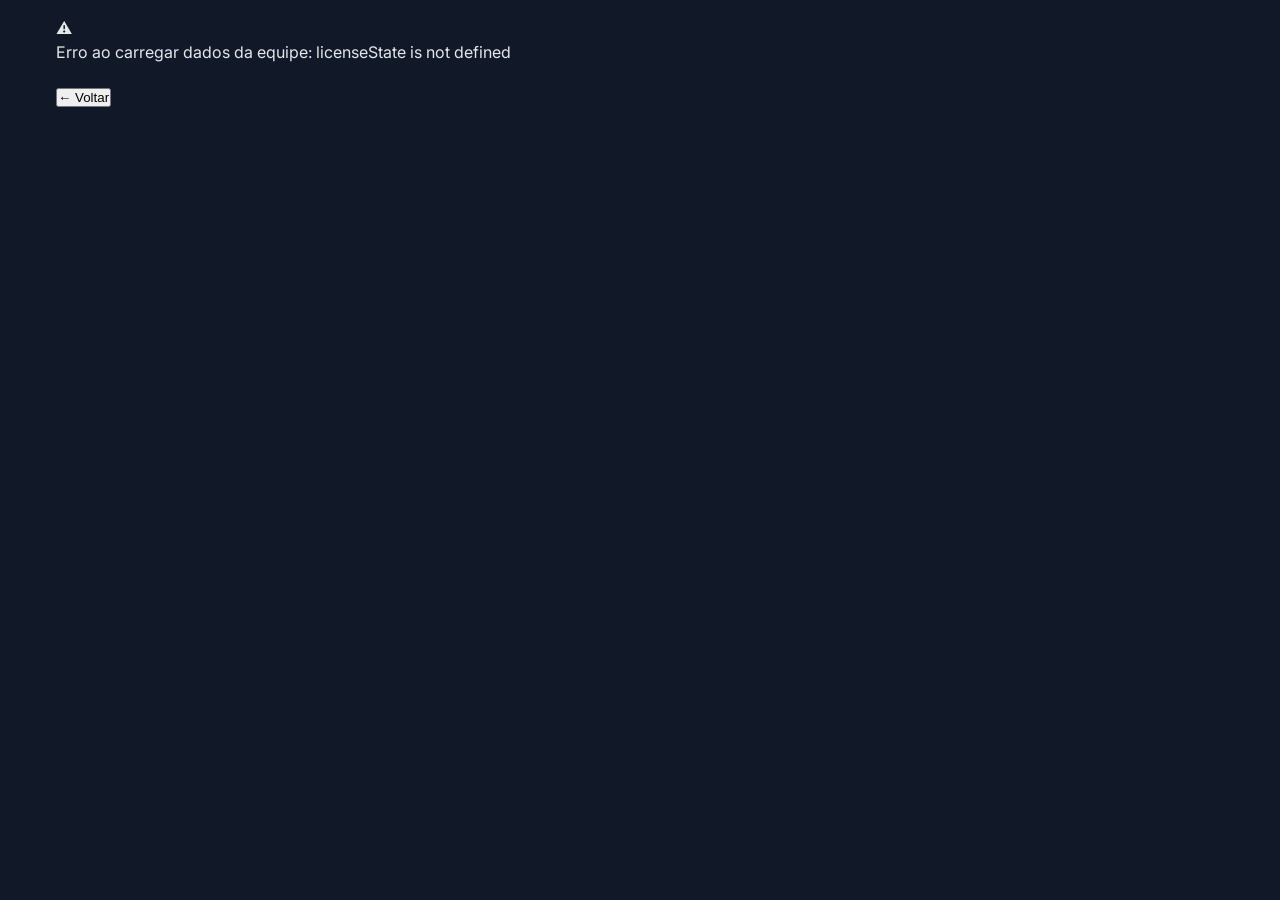
<file: extension/2.0.5_0/team-manager.html>
<!DOCTYPE html>
<html lang="pt-BR">
<head>
    <meta charset="UTF-8">
    <meta name="viewport" content="width=device-width, initial-scale=1.0">
    <title>Equipe · NFSE Extractor</title>
    <link rel="stylesheet" href="team-manager.css">
    <link href="https://fonts.googleapis.com/css2?family=Inter:wght@400;500;600;700&display=swap" rel="stylesheet">
</head>
<body>
    <!-- Loading -->
    <div id="loading" class="loading-screen">
        <div class="loading-spinner"></div>
        <p>carregando...</p>
    </div>

    <!-- Main -->
    <div id="main-content" class="container" style="display: none;">
        <!-- Header -->
        <header class="header">
            <div class="header-top">
                <button id="back-btn" class="btn-icon">
                    ← voltar
                </button>
                <h1>gerenciar equipe</h1>
                <button id="refresh-btn" class="btn-icon">
                    ↻ atualizar
                </button>
            </div>
            <p class="subtitle">adicione e remova membros da sua equipe</p>
        </header>

        <!-- Message -->
        <div id="message" class="message" style="display: none;"></div>

        <!-- Content -->
        <div class="content-wrapper">
            <!-- Stats -->
            <section class="stats-section">
                <div class="stat-card">
                    <div class="stat-icon">📊</div>
                    <div class="stat-content">
                        <div class="stat-label">total</div>
                        <div id="stat-total" class="stat-value">0</div>
                    </div>
                </div>
                <div class="stat-card">
                    <div class="stat-icon">✅</div>
                    <div class="stat-content">
                        <div class="stat-label">em uso</div>
                        <div id="stat-used" class="stat-value">0</div>
                    </div>
                </div>
                <div class="stat-card">
                    <div class="stat-icon">🆓</div>
                    <div class="stat-content">
                        <div class="stat-label">disponível</div>
                        <div id="stat-available" class="stat-value">0</div>
                    </div>
                </div>
            </section>

            <!-- Plan -->
            <section class="plan-card">
                <div class="section-header-compact">
                    <h2><span>📦</span> plano atual</h2>
                </div>
                <div class="plan-grid">
                    <div class="plan-item">
                        <span class="plan-item-label">plano</span>
                        <span id="plan-name" class="plan-item-value">-</span>
                    </div>
                    <div class="plan-item">
                        <span class="plan-item-label">titular</span>
                        <span id="owner-email" class="plan-item-value">-</span>
                    </div>
                    <div class="plan-item">
                        <span class="plan-item-label">status</span>
                        <span id="plan-status" class="plan-item-value">-</span>
                    </div>
                    <div class="plan-item">
                        <span class="plan-item-label">próxima cobrança</span>
                        <span id="next-charge" class="plan-item-value">-</span>
                    </div>
                </div>
            </section>

            <!-- Slots -->
            <section class="slots-grid">
                <div class="section-header-compact">
                    <h2><span>🎯</span> slots disponíveis</h2>
                </div>
                <div id="slots-container" class="slots-container"></div>
            </section>

            <!-- Members -->
            <section class="members-card">
                <div class="section-header-compact">
                    <h2><span>👥</span> membros ativos</h2>
                    <span id="member-count" class="badge badge-count">0</span>
                </div>
                <div id="members-list" class="members-list"></div>
            </section>

            <!-- Add Member -->
            <section class="add-card">
                <div class="section-header-compact">
                    <h2><span>➕</span> novo membro</h2>
                </div>
                <p class="help-text" style="font-size: 13px; color: var(--gray-500); margin-bottom: 12px;">
                    adicione um novo membro à sua equipe
                </p>
                <div class="add-form">
                    <input 
                        type="email" 
                        id="new-member-email" 
                        placeholder="email@exemplo.com"
                        autocomplete="off"
                        spellcheck="false"
                        class="email-input-modern"
                    >
                    <button id="add-member-btn" class="btn-primary-modern">
                        adicionar
                    </button>
                </div>
                <p class="note-modern">
                    💡 acesso liberado imediatamente após adicionar
                </p>
            </section>
        </div>
    </div>

    <!-- Scripts -->
    <script src="config.js"></script>
    <script src="utils.js"></script>
    <script src="state-manager.js"></script>
    <script src="api-client.js"></script>
    <script src="team-manager-improved.js"></script>
</body>
</html>
</file>
<file: extension/2.0.5_0/popup.css>
/* ============================================
   NFSe Helper — Popup  ·  Bold Redesign v3
   ============================================ */

@import url('https://fonts.googleapis.com/css2?family=Space+Grotesk:wght@400;500;600;700&family=JetBrains+Mono:wght@400;500&display=swap');

*, *::before, *::after { margin: 0; padding: 0; box-sizing: border-box; }

:root {
    --brand:        #1246E6;
    --brand-dark:   #0D37B8;
    --brand-deep:   #081F6A;
    --brand-light:  #EEF3FF;
    --brand-glow:   rgba(18,70,230,0.15);
    --brand-border: #B8CAFC;

    --green:        #0A7C42;
    --green-light:  #E8F8EF;
    --green-border: #9EE0BB;

    --amber:        #875200;
    --amber-light:  #FFF8E6;
    --amber-border: #FBC96A;

    --red:          #B51717;
    --red-light:    #FFF0F0;
    --red-border:   #F8ADAD;

    --bg:           #F2F4F9;
    --surface:      #FFFFFF;
    --surface-2:    #F8F9FC;
    --border:       #DDE2EF;
    --border-mid:   #C8D0E4;

    --text-1:       #080E23;
    --text-2:       #2A3454;
    --text-3:       #6675A0;
    --text-4:       #A8B2CF;

    --font:    'Space Grotesk', system-ui, sans-serif;
    --mono:    'JetBrains Mono', monospace;

    --r:    8px;
    --r-lg: 14px;
    --r-xl: 20px;
    --t:    160ms;
    --spring: cubic-bezier(.34,1.56,.64,1);
    --ease:   cubic-bezier(.4,0,.2,1);

    --sh-card: 0 2px 8px rgba(8,14,35,0.07), 0 0 0 1px rgba(8,14,35,0.05);
    --sh-pop:  0 8px 28px rgba(8,14,35,0.12), 0 2px 8px rgba(8,14,35,0.06);
    --sh-btn:  0 3px 10px rgba(18,70,230,0.28);
}

body {
    font-family: var(--font);
    font-size: 13px;
    line-height: 1.5;
    color: var(--text-2);
    background: var(--bg);
    width: 340px;
    -webkit-font-smoothing: antialiased;
    animation: boot 0.22s var(--ease) both;
}

@keyframes boot {
    from { opacity: 0; transform: translateY(6px); }
    to   { opacity: 1; transform: none; }
}

/* ── OFFLINE BANNER ── */
.offline-banner, .connection-status {
    display: flex;
    align-items: center;
    gap: 8px;
    padding: 7px 16px;
    background: var(--amber-light);
    border-bottom: 1px solid var(--amber-border);
    font-size: 11px;
    font-weight: 600;
    color: var(--amber);
    letter-spacing: 0.025em;
}

.offline-dot {
    width: 6px; height: 6px;
    border-radius: 50%;
    background: var(--amber);
    flex-shrink: 0;
    animation: blink 1.4s ease-in-out infinite;
}

/* ── SHELL ── */
.popup { display: flex; flex-direction: column; }

/* ── HEADER ── */
.header {
    padding: 0 18px;
    height: 68px;
    background: var(--brand-deep);
    display: flex;
    align-items: center;
    justify-content: space-between;
    position: relative;
    overflow: hidden;
}

/* Grid dot pattern */
.header::before {
    content: '';
    position: absolute;
    inset: 0;
    background-image: radial-gradient(circle, rgba(255,255,255,0.12) 1px, transparent 1px);
    background-size: 20px 20px;
    pointer-events: none;
}

/* Glowing orb bottom-left */
.header::after {
    content: '';
    position: absolute;
    bottom: -30px; left: -20px;
    width: 110px; height: 110px;
    background: radial-gradient(circle, rgba(18,70,230,0.55) 0%, transparent 70%);
    pointer-events: none;
}

.header-brand { display: flex; align-items: center; gap: 12px; position: relative; z-index: 1; }

.brand-icon {
    width: 36px; height: 36px;
    background: linear-gradient(135deg, var(--brand) 0%, #5A8FFF 100%);
    border-radius: var(--r);
    display: flex; align-items: center; justify-content: center;
    font-size: 16px;
    flex-shrink: 0;
    box-shadow: 0 0 0 2px rgba(255,255,255,0.1), 0 4px 12px rgba(18,70,230,0.5);
    position: relative;
}

/* Shine on icon */
.brand-icon::after {
    content: '';
    position: absolute;
    top: 2px; left: 3px; right: 3px;
    height: 40%;
    background: linear-gradient(180deg, rgba(255,255,255,0.25), transparent);
    border-radius: 4px 4px 0 0;
}

.brand-name {
    font-size: 15px;
    font-weight: 700;
    color: #fff;
    letter-spacing: -0.025em;
    line-height: 1.1;
}

.brand-sub {
    font-size: 10px;
    font-weight: 400;
    color: rgba(255,255,255,0.4);
    margin-top: 2px;
    letter-spacing: 0.05em;
}

.header-version {
    position: relative; z-index: 1;
    font-family: var(--mono);
    font-size: 9.5px;
    color: rgba(255,255,255,0.38);
    background: rgba(255,255,255,0.06);
    border: 1px solid rgba(255,255,255,0.1);
    border-radius: 4px;
    padding: 3px 8px;
    letter-spacing: 0.05em;
}

/* ── FEATURES STRIP ── */
.features-strip {
    background: var(--brand);
    padding: 8px 18px;
    display: flex;
    align-items: center;
    gap: 14px;
    overflow: hidden;
}

.feature-pill {
    display: flex;
    align-items: center;
    gap: 5px;
    font-size: 10.5px;
    font-weight: 600;
    color: rgba(255,255,255,0.85);
    white-space: nowrap;
    letter-spacing: 0.01em;
}

.feature-pill-dot {
    width: 5px; height: 5px;
    border-radius: 50%;
    background: rgba(255,255,255,0.55);
    flex-shrink: 0;
}

.feature-sep {
    width: 1px;
    height: 10px;
    background: rgba(255,255,255,0.2);
    flex-shrink: 0;
}

/* ── BODY ── */
.body {
    flex: 1;
    display: flex;
    flex-direction: column;
    gap: 11px;
    padding: 15px 15px 14px;
}

/* ── ALERT / STATUS ── */
.alert, .status-message {
    padding: 10px 13px 10px 15px;
    border-radius: var(--r);
    font-size: 12px;
    font-weight: 500;
    border: 1px solid;
    line-height: 1.5;
    animation: slideIn var(--t) var(--ease) both;
    position: relative;
}

.alert::before, .status-message::before {
    content: '';
    position: absolute;
    left: 0; top: 0; bottom: 0;
    width: 3px;
    border-radius: 3px 0 0 3px;
    background: currentColor;
    opacity: 0.4;
}

@keyframes slideIn {
    from { opacity: 0; transform: translateX(-6px); }
    to   { opacity: 1; transform: none; }
}

.alert--info,    .status-message.info    { background: var(--brand-light);  border-color: var(--brand-border);  color: var(--brand); }
.alert--success, .status-message.success { background: var(--green-light); border-color: var(--green-border); color: var(--green); }
.alert--warning, .status-message.warning { background: var(--amber-light); border-color: var(--amber-border); color: var(--amber); }
.alert--error,   .status-message.error   { background: var(--red-light);   border-color: var(--red-border);   color: var(--red); }

/* ── SECTION ── */
.section, .input-area, .info-area {
    display: flex;
    flex-direction: column;
    gap: 9px;
    animation: fadeUp var(--t) var(--ease) both;
}

@keyframes fadeUp {
    from { opacity: 0; transform: translateY(10px); }
    to   { opacity: 1; transform: none; }
}

/* ── FIELD ── */
.field-label {
    font-size: 10.5px;
    font-weight: 700;
    color: var(--text-3);
    text-transform: uppercase;
    letter-spacing: 0.1em;
}

.field-wrap { position: relative; }

.field-icon {
    position: absolute;
    left: 11px; top: 50%;
    transform: translateY(-50%);
    font-size: 12px;
    color: var(--text-4);
    pointer-events: none;
    transition: color var(--t) var(--ease);
}

.field-wrap:focus-within .field-icon { color: var(--brand); }

.field-input, input[type="email"] {
    width: 100%;
    padding: 10px 13px 10px 34px;
    border: 1.5px solid var(--border);
    border-radius: var(--r);
    font-size: 13px;
    font-family: var(--font);
    background: var(--surface);
    color: var(--text-1);
    outline: none;
    transition: border-color var(--t) var(--ease), box-shadow var(--t) var(--ease);
}

.field-input:hover:not(:focus),
input[type="email"]:hover:not(:focus) { border-color: var(--border-mid); }

.field-input:focus, input[type="email"]:focus {
    border-color: var(--brand);
    box-shadow: 0 0 0 3px var(--brand-glow);
}

.field-input.valid,   input[type="email"].valid   { border-color: var(--green); }
.field-input.invalid, input[type="email"].invalid { border-color: var(--red); }
input[type="email"]::placeholder, .field-input::placeholder { color: var(--text-4); }

/* ── BUTTONS ── */
.btn, button {
    display: flex;
    align-items: center;
    justify-content: center;
    gap: 7px;
    width: 100%;
    padding: 11px 16px;
    border-radius: var(--r);
    border: none;
    font-size: 13px;
    font-weight: 600;
    font-family: var(--font);
    cursor: pointer;
    letter-spacing: 0.01em;
    transition: transform var(--t) var(--spring), box-shadow var(--t) var(--ease), filter var(--t) var(--ease);
    outline: none;
    position: relative;
    overflow: hidden;
}

.btn:hover:not(:disabled), button:hover:not(:disabled) {
    transform: translateY(-1.5px);
}
.btn:active:not(:disabled), button:active:not(:disabled) {
    transform: translateY(0) scale(0.99);
}
.btn:disabled, button:disabled { opacity: 0.4; cursor: not-allowed; }

/* Ripple */
.btn::after, button::after {
    content: '';
    position: absolute;
    inset: 0;
    background: linear-gradient(105deg, transparent 38%, rgba(255,255,255,0.13) 50%, transparent 62%);
    transform: translateX(-100%);
    transition: transform 500ms var(--ease);
    pointer-events: none;
}
.btn:hover:not(:disabled)::after,
button:hover:not(:disabled)::after { transform: translateX(110%); }

.btn--primary, .btn-primary {
    background: var(--brand);
    color: #fff;
    box-shadow: var(--sh-btn);
}
.btn--primary:hover:not(:disabled), .btn-primary:hover:not(:disabled) {
    box-shadow: 0 5px 18px rgba(18,70,230,0.38);
    filter: brightness(1.06);
}
.btn--primary.loading, .btn-primary.loading { animation: pulse 1.4s ease-in-out infinite; }

.btn--success, .btn-success {
    background: var(--green);
    color: #fff;
    box-shadow: 0 3px 10px rgba(10,124,66,0.3);
}
.btn--success:hover:not(:disabled), .btn-success:hover:not(:disabled) {
    box-shadow: 0 5px 16px rgba(10,124,66,0.38);
    filter: brightness(1.07);
}

.btn--danger, .btn-danger {
    background: var(--red-light);
    color: var(--red);
    border: 1.5px solid var(--red-border);
    box-shadow: none;
}

.btn--ghost, .btn-secondary {
    background: var(--surface);
    color: var(--text-2);
    border: 1.5px solid var(--border);
    box-shadow: 0 1px 3px rgba(8,14,35,0.05);
}

/* ── CARD ── */
.card, .info-section {
    background: var(--surface);
    border-radius: var(--r-lg);
    overflow: hidden;
    box-shadow: var(--sh-card);
}

.card-row, .info-item {
    display: flex;
    align-items: center;
    justify-content: space-between;
    padding: 10px 14px;
    border-bottom: 1px solid #f0f2f9;
    gap: 12px;
    transition: background var(--t) var(--ease);
}
.card-row:hover, .info-item:hover { background: var(--surface-2); }
.card-row:last-child, .info-item:last-child { border-bottom: none; }

.card-label, .info-label {
    font-size: 10px;
    font-weight: 700;
    color: var(--text-4);
    text-transform: uppercase;
    letter-spacing: 0.1em;
    flex-shrink: 0;
}

.card-value, .info-value {
    font-size: 12.5px;
    font-weight: 600;
    color: var(--text-1);
    text-align: right;
}
.card-value--mono  { font-family: var(--mono); font-size: 11.5px; color: var(--text-2); }
.card-value--ok    { color: var(--green); }
.card-value--warn  { color: var(--amber); }
.card-value--error { color: var(--red); }

/* ── STATUS BADGE ── */
.status-badge {
    display: inline-flex;
    align-items: center;
    gap: 5px;
    padding: 2px 9px;
    border-radius: 99px;
    font-size: 10.5px;
    font-weight: 700;
    letter-spacing: 0.04em;
}
.status-badge--active  { background: var(--green-light); color: var(--green); border: 1px solid var(--green-border); }
.status-badge--warning { background: var(--amber-light); color: var(--amber); border: 1px solid var(--amber-border); }
.status-badge--error   { background: var(--red-light);   color: var(--red);   border: 1px solid var(--red-border); }
.status-badge::before { content:''; width:5px; height:5px; border-radius:50%; background:currentColor; animation: blink 2s ease-in-out infinite; }

/* ── STATS STRIP ── */
.stats-strip {
    display: grid;
    grid-template-columns: 1fr 1fr 1fr;
    gap: 8px;
}

.stat-card {
    background: var(--surface);
    border-radius: var(--r);
    padding: 10px 12px;
    box-shadow: var(--sh-card);
    text-align: center;
}

.stat-label {
    font-size: 9.5px;
    font-weight: 700;
    color: var(--text-4);
    text-transform: uppercase;
    letter-spacing: 0.08em;
    margin-bottom: 4px;
}

.stat-value {
    font-size: 16px;
    font-weight: 700;
    color: var(--text-1);
    letter-spacing: -0.02em;
    line-height: 1;
}

.stat-value--brand { color: var(--brand); }
.stat-value--green { color: var(--green); }

/* ── ACTION STACK ── */
.action-stack { display: flex; flex-direction: column; gap: 7px; }

/* ── CTA CARD ── */
.cta-card, .request-license-area {
    background: var(--brand-deep);
    border-radius: var(--r-lg);
    padding: 16px;
    display: flex;
    flex-direction: column;
    gap: 11px;
    animation: fadeUp var(--t) var(--ease) both;
    text-align: center;
    position: relative;
    overflow: hidden;
}

/* Stars pattern */
.cta-card::before, .request-license-area::before {
    content: '';
    position: absolute;
    inset: 0;
    background-image: radial-gradient(circle, rgba(255,255,255,0.1) 1px, transparent 1px);
    background-size: 16px 16px;
    pointer-events: none;
}

/* Glow orb */
.cta-card::after, .request-license-area::after {
    content: '';
    position: absolute;
    top: -20px; right: -20px;
    width: 100px; height: 100px;
    background: radial-gradient(circle, rgba(90,143,255,0.35) 0%, transparent 70%);
    pointer-events: none;
}

.cta-text, .help-text {
    font-size: 12px;
    color: rgba(255,255,255,0.65);
    line-height: 1.65;
    position: relative; z-index: 1;
}

.cta-title {
    font-size: 14px;
    font-weight: 700;
    color: #fff;
    letter-spacing: -0.02em;
    position: relative; z-index: 1;
}

.cta-card .btn--success, .request-license-area .btn--success {
    position: relative; z-index: 1;
    background: rgba(255,255,255,0.14);
    color: #fff;
    border: 1.5px solid rgba(255,255,255,0.22);
    box-shadow: none;
}
.cta-card .btn--success:hover:not(:disabled),
.request-license-area .btn--success:hover:not(:disabled) {
    background: rgba(255,255,255,0.2);
    box-shadow: 0 4px 14px rgba(0,0,0,0.2);
}

/* ── FOOTER ── */
.footer {
    padding: 9px 18px;
    border-top: 1px solid var(--border);
    background: var(--surface);
    display: flex;
    align-items: center;
    justify-content: space-between;
}

.footer-left {
    display: flex;
    align-items: center;
    gap: 6px;
}

.footer-indicator {
    width: 5px; height: 5px;
    border-radius: 50%;
    background: var(--green);
    animation: blink 2.5s ease-in-out infinite;
}

.footer span, .footer p {
    font-size: 10px;
    color: var(--text-4);
    letter-spacing: 0.03em;
}

.footer-right {
    font-size: 10px;
    color: var(--text-4);
}

/* ── ANIMATIONS ── */
@keyframes pulse {
    0%, 100% { opacity: 1; }
    50%       { opacity: 0.5; }
}
@keyframes blink {
    0%, 100% { opacity: 1; }
    50%       { opacity: 0.25; }
}
@keyframes slideDown {
    from { opacity: 0; transform: translateY(-8px); }
    to   { opacity: 1; transform: none; }
}

/* ── SCROLLBAR ── */
::-webkit-scrollbar       { width: 4px; }
::-webkit-scrollbar-track { background: var(--bg); }
::-webkit-scrollbar-thumb { background: var(--border-mid); border-radius: 4px; }

/* ── FOCUS ── */
.btn:focus-visible, button:focus-visible, input:focus-visible {
    outline: 2px solid var(--brand);
    outline-offset: 2px;
}
</file>
<file: extension/2.0.5_0/team-manager.css>
/* ===== TEMA ESCURO - VARIÁVEIS CSS ===== */
:root {
  /* Paleta de Cores Escuras */
  --primary-color: #8b5cf6; /* Roxo mais vibrante para se destacar no fundo escuro */
  --primary-hover: #a78bfa;
  --secondary-color: #34d399; /* Verde mais brilhante */
  --danger-color: #f87171;
  --warning-color: #fbbf24;
  --info-color: #60a5fa;
  
  /* Cores de Texto */
  --text-primary: #e5e7eb; /* Texto principal, cinza muito claro */
  --text-secondary: #d1d5db; /* Texto secundário, cinza claro */
  --text-tertiary: #9ca3af; /* Texto terciário, cinza médio */
  --text-light: #6b7280; /* Texto de ajuda/legenda, cinza mais escuro */
  
  /* Cores de Fundo */
  --bg-primary: #1f2937; /* Fundo dos cards (cinza escuro) */
  --bg-secondary: #111827; /* Fundo principal da página (cinza muito escuro) */
  --bg-tertiary: #374151; /* Fundo para hovers e elementos interativos */
  --bg-overlay: rgba(0, 0, 0, 0.7);
  
  /* Cores de Borda */
  --border-light: #374151;
  --border-medium: #4b5563;
  
  /* Cores para Status (versões escuras) */
  --success-bg: #065f46;
  --success-border: #10b981;
  --success-text: #6ee7b7;
  
  --warning-bg: #92400e;
  --warning-border: #f59e0b;
  --warning-text: #fcd34d;
  
  --error-bg: #991b1b;
  --error-border: #ef4444;
  --error-text: #fca5a5;
  
  --info-bg: #1e40af;
  --info-border: #3b82f6;
  --info-text: #93c5fd;
  
  /* Mantendo as escalas de cinza para compatibilidade */
  --gray-50: #f9fafb;
  --gray-100: #f3f4f6;
  --gray-200: #e5e7eb;
  --gray-300: #d1d5db;
  --gray-400: #9ca3af;
  --gray-500: #6b7280;
  --gray-600: #4b5563;
  --gray-700: #374151;
  --gray-800: #1f2937;
  --gray-900: #111827;
  
  /* Espaçamento, Bordas, Sombras, Transições (sem mudança) */
  --spacing-xs: 0.25rem;
  --spacing-sm: 0.5rem;
  --spacing-md: 1rem;
  --spacing-lg: 1.5rem;
  --spacing-xl: 2rem;
  --spacing-2xl: 3rem;
  
  --border-radius-sm: 0.375rem;
  --border-radius-md: 0.5rem;
  --border-radius-lg: 0.75rem;
  --border-radius-full: 9999px;
  
  /* Sombras mais escuras para terem contraste no fundo escuro */
  --shadow-sm: 0 1px 2px 0 rgba(0, 0, 0, 0.4);
  --shadow-md: 0 4px 6px -1px rgba(0, 0, 0, 0.5), 0 2px 4px -1px rgba(0, 0, 0, 0.4);
  --shadow-lg: 0 10px 15px -3px rgba(0, 0, 0, 0.5), 0 4px 6px -2px rgba(0, 0, 0, 0.4);
  --shadow-xl: 0 20px 25px -5px rgba(0, 0, 0, 0.6), 0 10px 10px -5px rgba(0, 0, 0, 0.5);
  
  --transition-fast: 150ms;
  --transition-normal: 250ms;
  --transition-slow: 350ms;
}

/* Reset e estilos globais */
* {
  margin: 0;
  padding: 0;
  box-sizing: border-box;
}

html, body {
  height: 100%;
  font-family: 'Inter', -apple-system, BlinkMacSystemFont, 'Segoe UI', Roboto, Oxygen, Ubuntu, Cantarell, sans-serif;
  color: var(--text-primary);
  background-color: var(--bg-secondary);
  line-height: 1.5;
  -webkit-font-smoothing: antialiased;
  -moz-osx-font-smoothing: grayscale;
}

body {
  overflow-x: hidden;
}

/* Container principal */
.container {
  max-width: 1200px;
  margin: 0 auto;
  padding: var(--spacing-md);
  min-height: 100vh;
}

/* Tela de carregamento */
.loading-screen {
  position: fixed;
  top: 0;
  left: 0;
  width: 100%;
  height: 100%;
  background-color: var(--bg-secondary);
  display: flex;
  flex-direction: column;
  justify-content: center;
  align-items: center;
  z-index: 9999;
  color: var(--text-primary);
}

.loading-spinner {
  width: 40px;
  height: 40px;
  border: 4px solid var(--border-medium);
  border-top: 4px solid var(--primary-color);
  border-radius: 50%;
  animation: spin 1s linear infinite;
  margin-bottom: var(--spacing-md);
}

@keyframes spin {
  0% { transform: rotate(0deg); }
  100% { transform: rotate(360deg); }
}

/* Cabeçalho */
.header {
  margin-bottom: var(--spacing-xl);
}

.header-top {
  display: flex;
  justify-content: space-between;
  align-items: center;
  margin-bottom: var(--spacing-sm);
}

.header h1 {
  font-size: 1.5rem;
  font-weight: 600;
  color: var(--text-primary);
}

.subtitle {
  color: var(--text-secondary);
  font-size: 0.875rem;
}

/* Botões */
.btn-icon {
  background-color: transparent;
  border: 1px solid var(--border-light);
  border-radius: var(--border-radius-md);
  padding: var(--spacing-sm) var(--spacing-md);
  font-size: 0.875rem;
  color: var(--text-secondary);
  cursor: pointer;
  transition: all var(--transition-fast);
  display: flex;
  align-items: center;
  gap: var(--spacing-xs);
}

.btn-icon:hover {
  background-color: var(--bg-tertiary);
  color: var(--text-primary);
  border-color: var(--border-medium);
}

.btn-primary-modern {
  background-color: var(--primary-color);
  color: white;
  border: none;
  border-radius: var(--border-radius-md);
  padding: var(--spacing-sm) var(--spacing-md);
  font-size: 0.875rem;
  font-weight: 500;
  cursor: pointer;
  transition: all var(--transition-fast);
}

.btn-primary-modern:hover {
  background-color: var(--primary-hover);
}

/* Mensagens */
.message {
  padding: var(--spacing-md);
  border-radius: var(--border-radius-md);
  margin-bottom: var(--spacing-lg);
  display: flex;
  align-items: center;
  gap: var(--spacing-sm);
}

.message.success {
  background-color: var(--success-bg);
  border: 1px solid var(--success-border);
  color: var(--success-text);
}

.message.error {
  background-color: var(--error-bg);
  border: 1px solid var(--error-border);
  color: var(--error-text);
}

.message.warning {
  background-color: var(--warning-bg);
  border: 1px solid var(--warning-border);
  color: var(--warning-text);
}

.message.info {
  background-color: var(--info-bg);
  border: 1px solid var(--info-border);
  color: var(--info-text);
}

/* Wrapper de conteúdo */
.content-wrapper {
  display: flex;
  flex-direction: column;
  gap: var(--spacing-xl);
}

/* Seção de estatísticas */
.stats-section {
  display: grid;
  grid-template-columns: repeat(auto-fit, minmax(150px, 1fr));
  gap: var(--spacing-md);
}

.stat-card {
  background-color: var(--bg-primary);
  border-radius: var(--border-radius-lg);
  padding: var(--spacing-md);
  box-shadow: var(--shadow-sm);
  display: flex;
  align-items: center;
  gap: var(--spacing-md);
}

.stat-icon {
  font-size: 1.5rem;
  width: 40px;
  height: 40px;
  display: flex;
  align-items: center;
  justify-content: center;
  background-color: var(--bg-tertiary);
  border-radius: var(--border-radius-md);
}

.stat-label {
  font-size: 0.75rem;
  color: var(--text-tertiary);
  text-transform: uppercase;
  letter-spacing: 0.05em;
}

.stat-value {
  font-size: 1.5rem;
  font-weight: 600;
  color: var(--text-primary);
}

/* Cartões de seção */
.plan-card, .members-card, .add-card, .slots-grid {
  background-color: var(--bg-primary);
  border-radius: var(--border-radius-lg);
  padding: var(--spacing-lg);
  box-shadow: var(--shadow-sm);
}

.section-header-compact {
  display: flex;
  justify-content: space-between;
  align-items: center;
  margin-bottom: var(--spacing-md);
}

.section-header-compact h2 {
  font-size: 1.125rem;
  font-weight: 600;
  color: var(--text-primary);
  display: flex;
  align-items: center;
  gap: var(--spacing-sm);
}

.badge {
  padding: var(--spacing-xs) var(--spacing-sm);
  border-radius: var(--border-radius-full);
  font-size: 0.75rem;
  font-weight: 500;
}

.badge-count {
  background-color: var(--bg-tertiary);
  color: var(--text-secondary);
}

/* Plano */
.plan-grid {
  display: grid;
  grid-template-columns: repeat(auto-fit, minmax(200px, 1fr));
  gap: var(--spacing-md);
}

.plan-item {
  display: flex;
  flex-direction: column;
  gap: var(--spacing-xs);
}

.plan-item-label {
  font-size: 0.75rem;
  color: var(--text-tertiary);
  text-transform: uppercase;
  letter-spacing: 0.05em;
}

.plan-item-value {
  font-size: 0.875rem;
  font-weight: 500;
  color: var(--text-primary);
}

/* Slots */
.slots-container {
  display: grid;
  grid-template-columns: repeat(auto-fill, minmax(120px, 1fr));
  gap: var(--spacing-md);
}

.slot {
  display: flex;
  flex-direction: column;
  align-items: center;
  justify-content: center;
  padding: var(--spacing-md);
  border-radius: var(--border-radius-md);
  border: 1px dashed var(--border-medium);
  background-color: var(--bg-secondary);
  transition: all var(--transition-fast);
}

.slot:hover {
  border-color: var(--primary-color);
  background-color: var(--bg-tertiary);
}

.slot-icon {
  font-size: 1.5rem;
  margin-bottom: var(--spacing-xs);
}

.slot-label {
  font-size: 0.75rem;
  color: var(--text-secondary);
  text-align: center;
}

/* Membros */
.members-list {
  display: flex;
  flex-direction: column;
  gap: var(--spacing-sm);
}

.member-item {
  display: flex;
  justify-content: space-between;
  align-items: center;
  padding: var(--spacing-md);
  border-radius: var(--border-radius-md);
  background-color: var(--bg-secondary);
  transition: all var(--transition-fast);
}

.member-item:hover {
  background-color: var(--bg-tertiary);
}

.member-info {
  display: flex;
  align-items: center;
  gap: var(--spacing-md);
}

.member-avatar {
  width: 40px;
  height: 40px;
  border-radius: var(--border-radius-full);
  background-color: var(--primary-color);
  color: white;
  display: flex;
  align-items: center;
  justify-content: center;
  font-weight: 500;
}

.member-details {
  display: flex;
  flex-direction: column;
  gap: var(--spacing-xs);
}

.member-name {
  font-weight: 500;
  color: var(--text-primary);
}

.member-email {
  font-size: 0.875rem;
  color: var(--text-secondary);
}

.member-actions {
  display: flex;
  gap: var(--spacing-sm);
}

/* Estilo para o botão de remover (aceita .btn-remove e .remove-btn) */
.btn-remove,
.remove-btn {
  background-color: transparent;
  border: 1px solid var(--danger-color);
  color: var(--danger-color);
  border-radius: var(--border-radius-sm);
  padding: var(--spacing-xs) var(--spacing-sm);
  font-size: 0.75rem;
  font-weight: 500;
  cursor: pointer;
  transition: all var(--transition-fast);
  display: inline-flex;
  align-items: center;
  gap: 4px;
}

.btn-remove:hover,
.remove-btn:hover {
  background-color: var(--danger-color);
  color: white;
  transform: translateY(-1px);
  box-shadow: var(--shadow-md);
}

.btn-remove:focus,
.remove-btn:focus {
  outline: none;
  box-shadow: 0 0 0 3px rgba(248, 113, 113, 0.4);
}

/* Adicionar membro */
.add-form {
  display: flex;
  gap: var(--spacing-sm);
  margin-bottom: var(--spacing-md);
}

.email-input-modern {
  flex: 1;
  padding: var(--spacing-sm) var(--spacing-md);
  border: 1px solid var(--border-medium);
  border-radius: var(--border-radius-md);
  font-size: 0.875rem;
  background-color: var(--bg-secondary);
  color: var(--text-primary);
  transition: all var(--transition-fast);
}

.email-input-modern:focus {
  outline: none;
  border-color: var(--primary-color);
  box-shadow: 0 0 0 3px rgba(139, 92, 246, 0.2);
}

.help-text {
  font-size: 0.875rem;
  color: var(--text-secondary);
  margin-bottom: var(--spacing-md);
}

.note-modern {
  font-size: 0.75rem;
  color: var(--text-tertiary);
  display: flex;
  align-items: center;
  gap: var(--spacing-xs);
}

/* Responsividade */
@media (max-width: 768px) {
  .container {
    padding: var(--spacing-sm);
  }
  
  .stats-section {
    grid-template-columns: 1fr;
  }
  
  .plan-grid {
    grid-template-columns: 1fr;
  }
  
  .slots-container {
    grid-template-columns: repeat(auto-fill, minmax(100px, 1fr));
  }
  
  .member-item {
    flex-direction: column;
    align-items: flex-start;
    gap: var(--spacing-sm);
  }
  
  .member-actions {
    width: 100%;
    justify-content: flex-end;
  }
  
  .add-form {
    flex-direction: column;
  }
}
</file>
